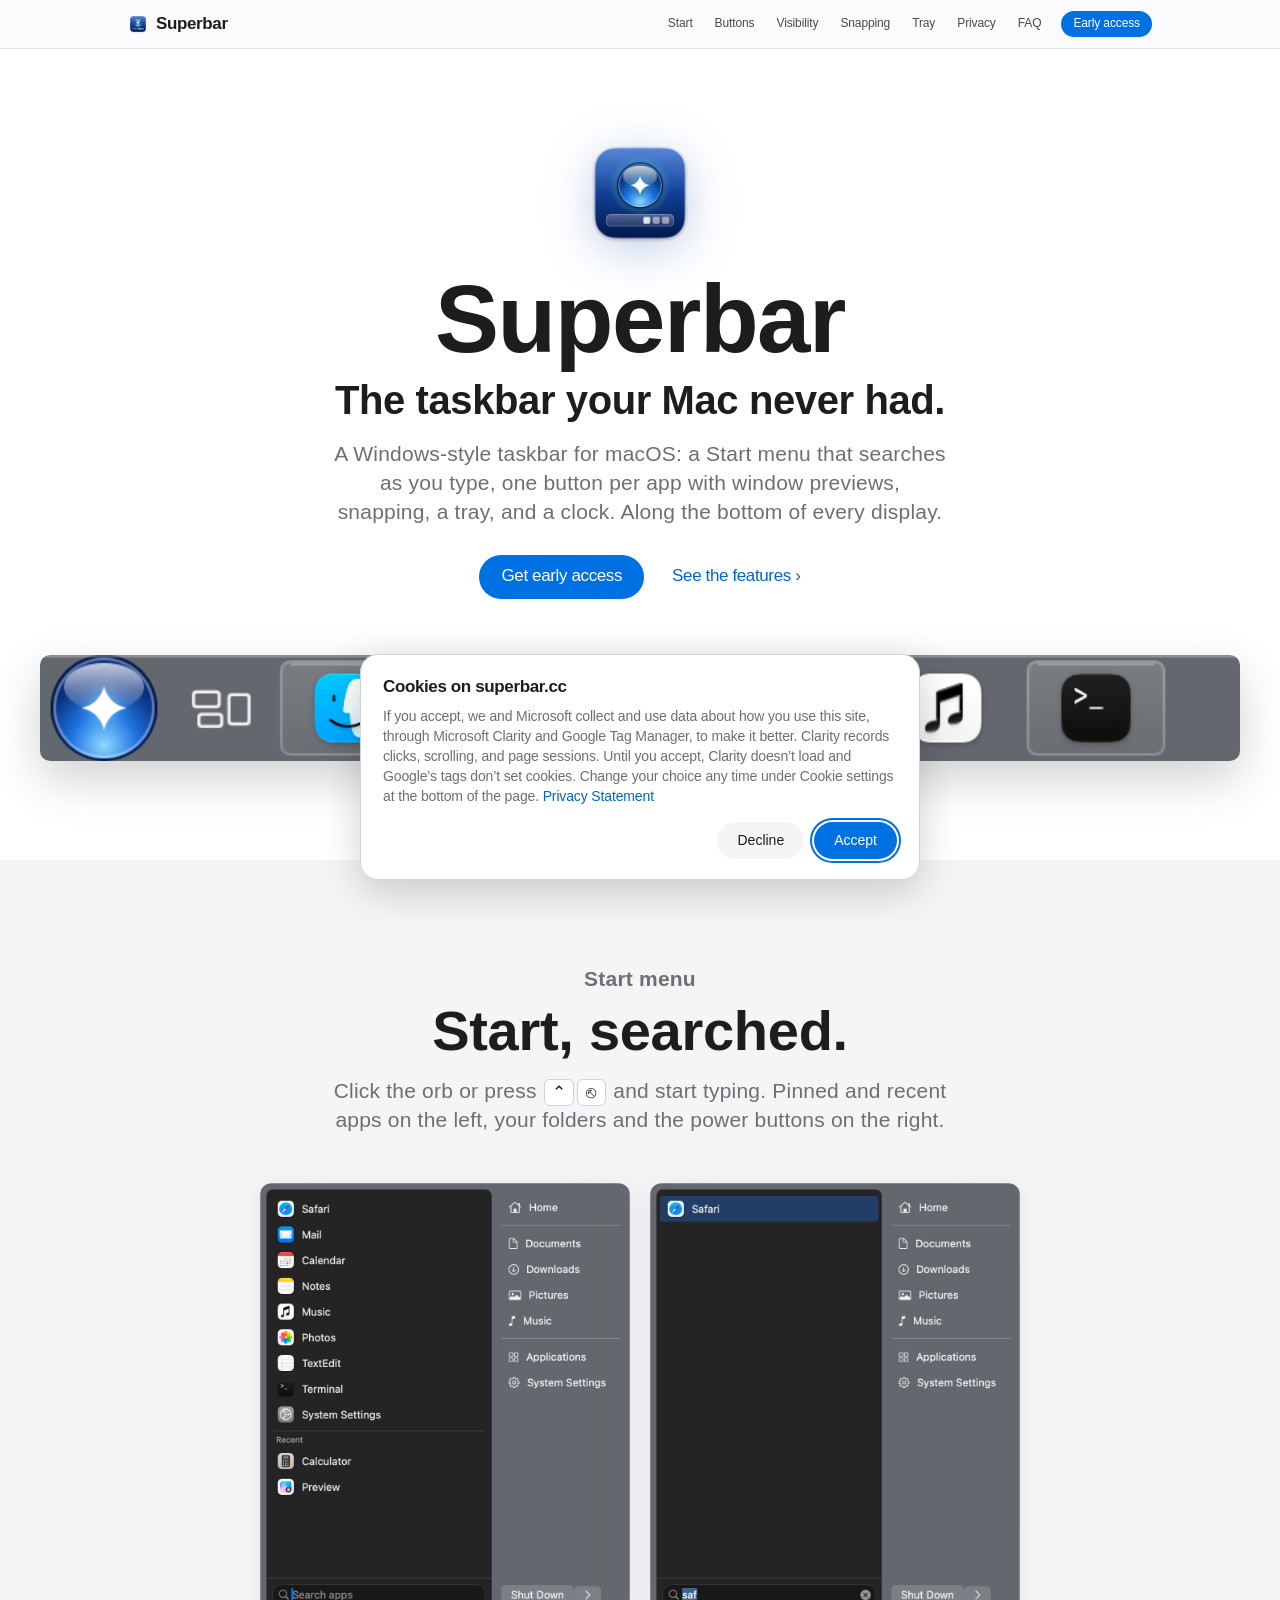
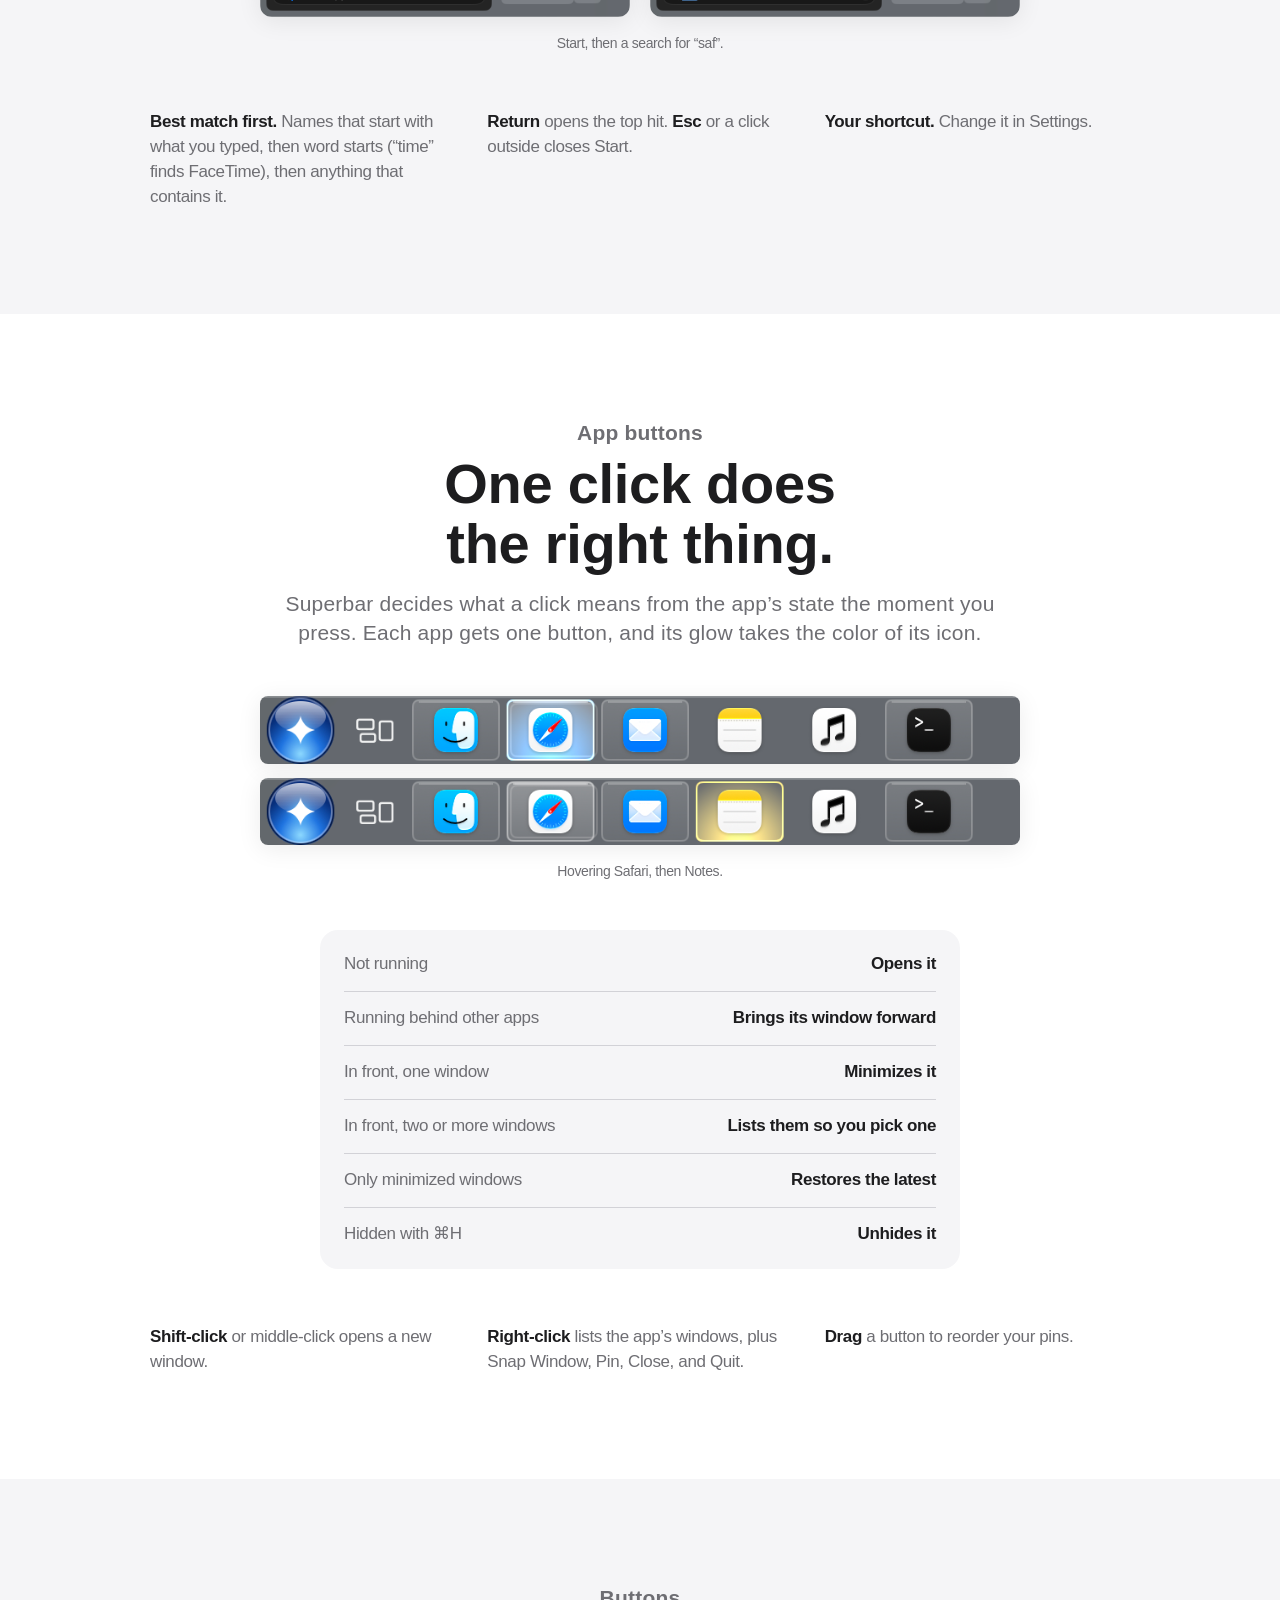
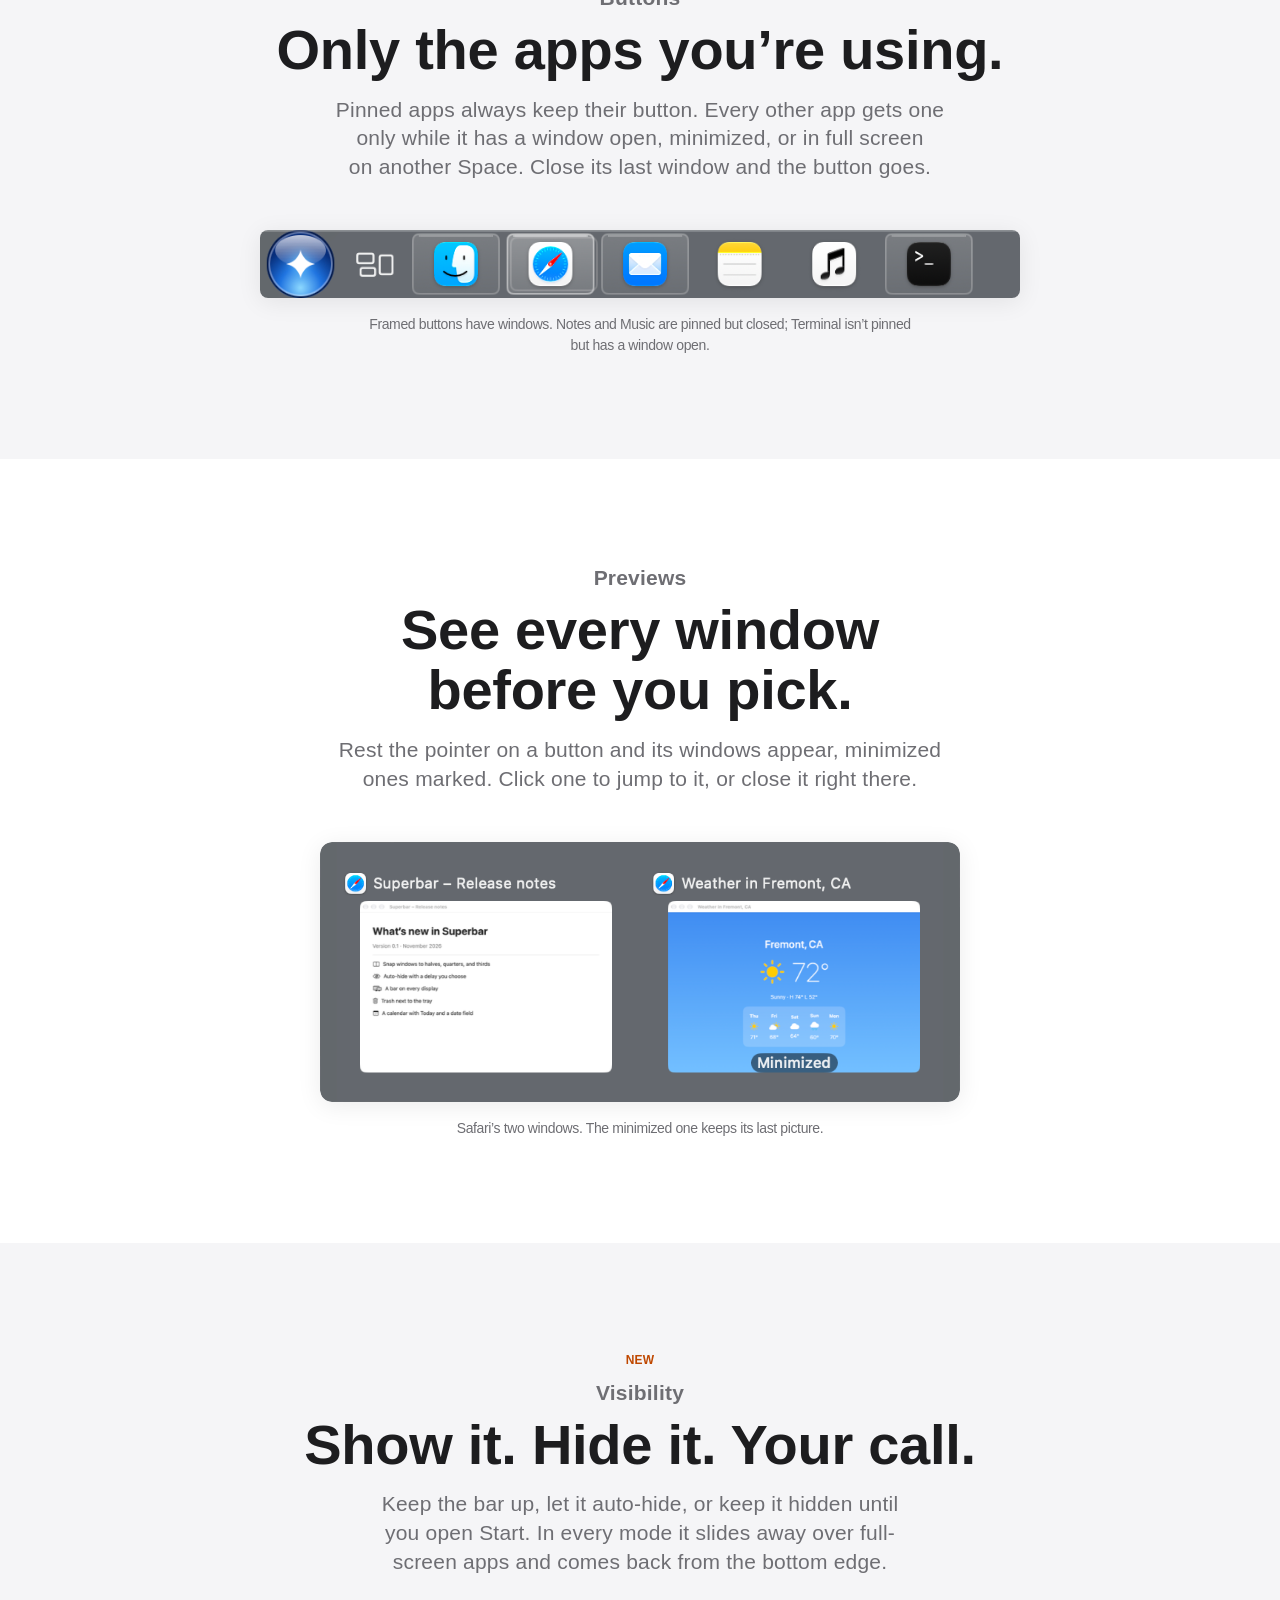
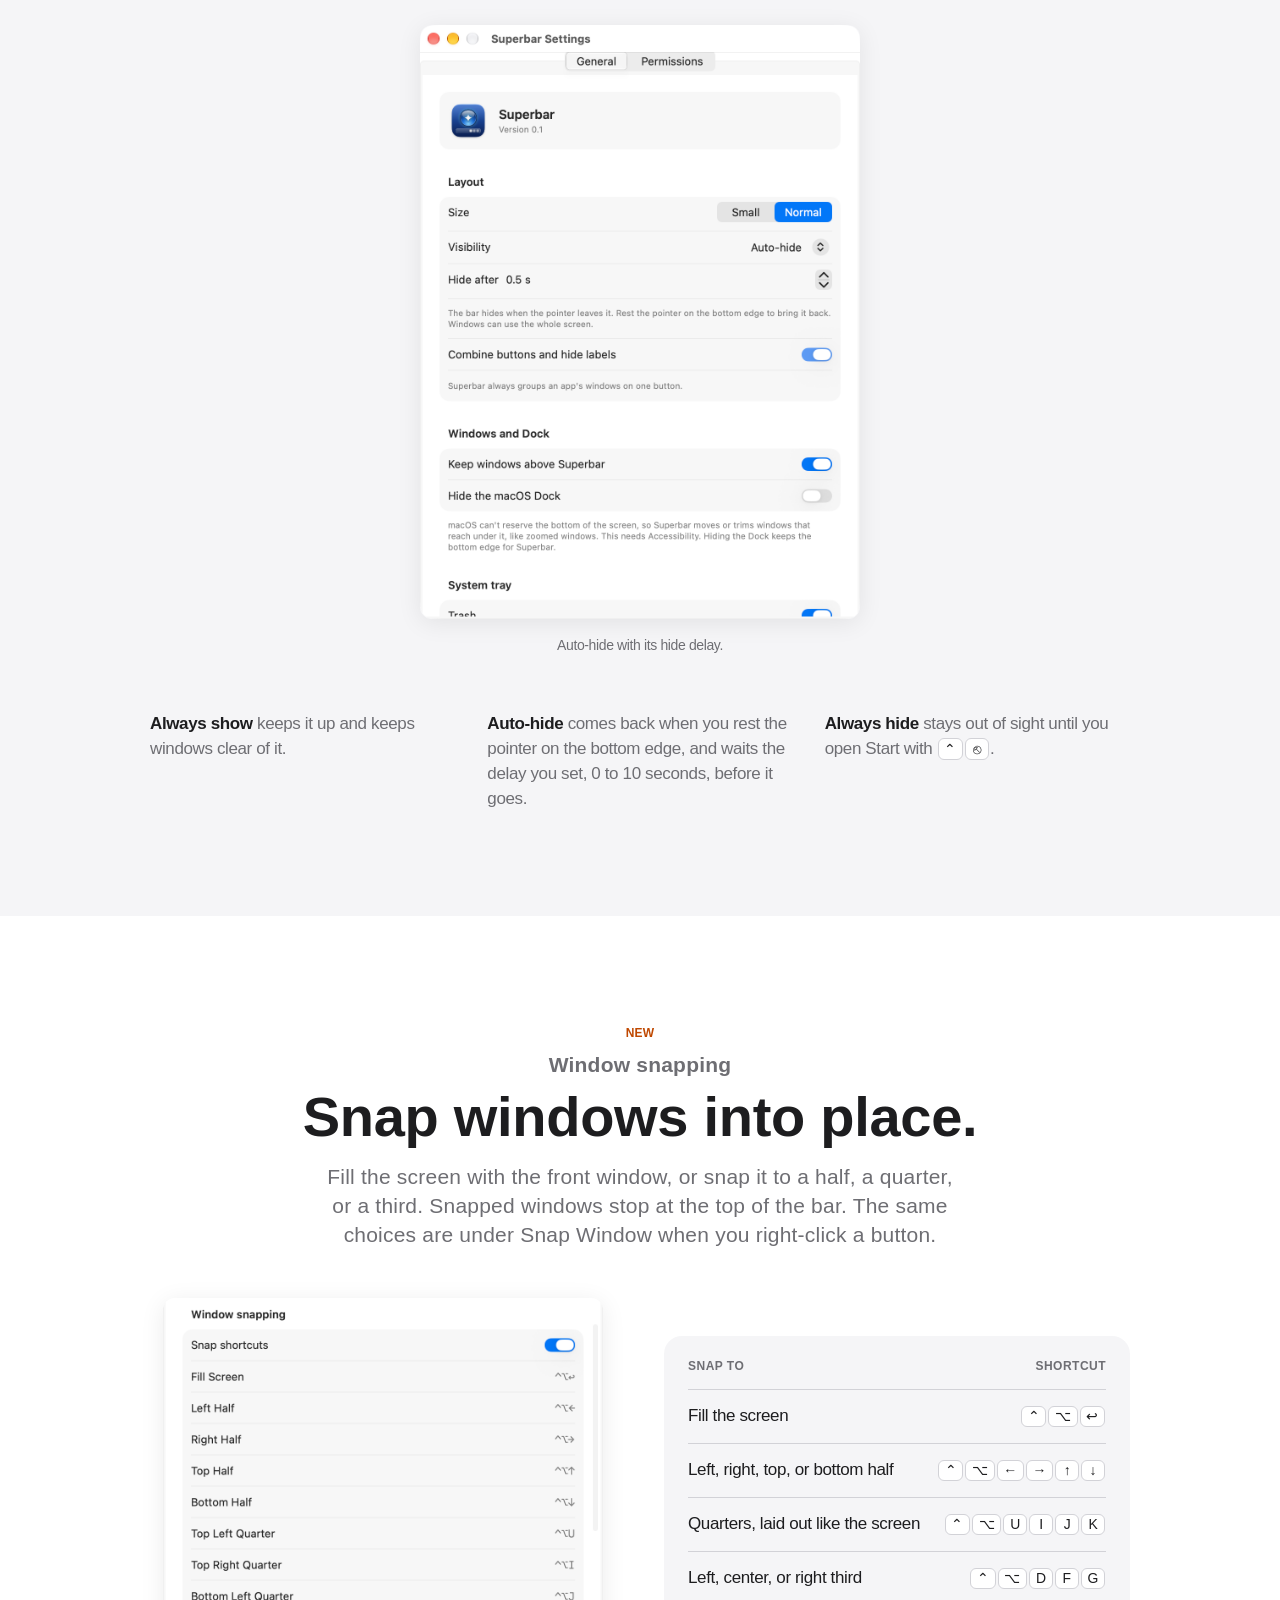
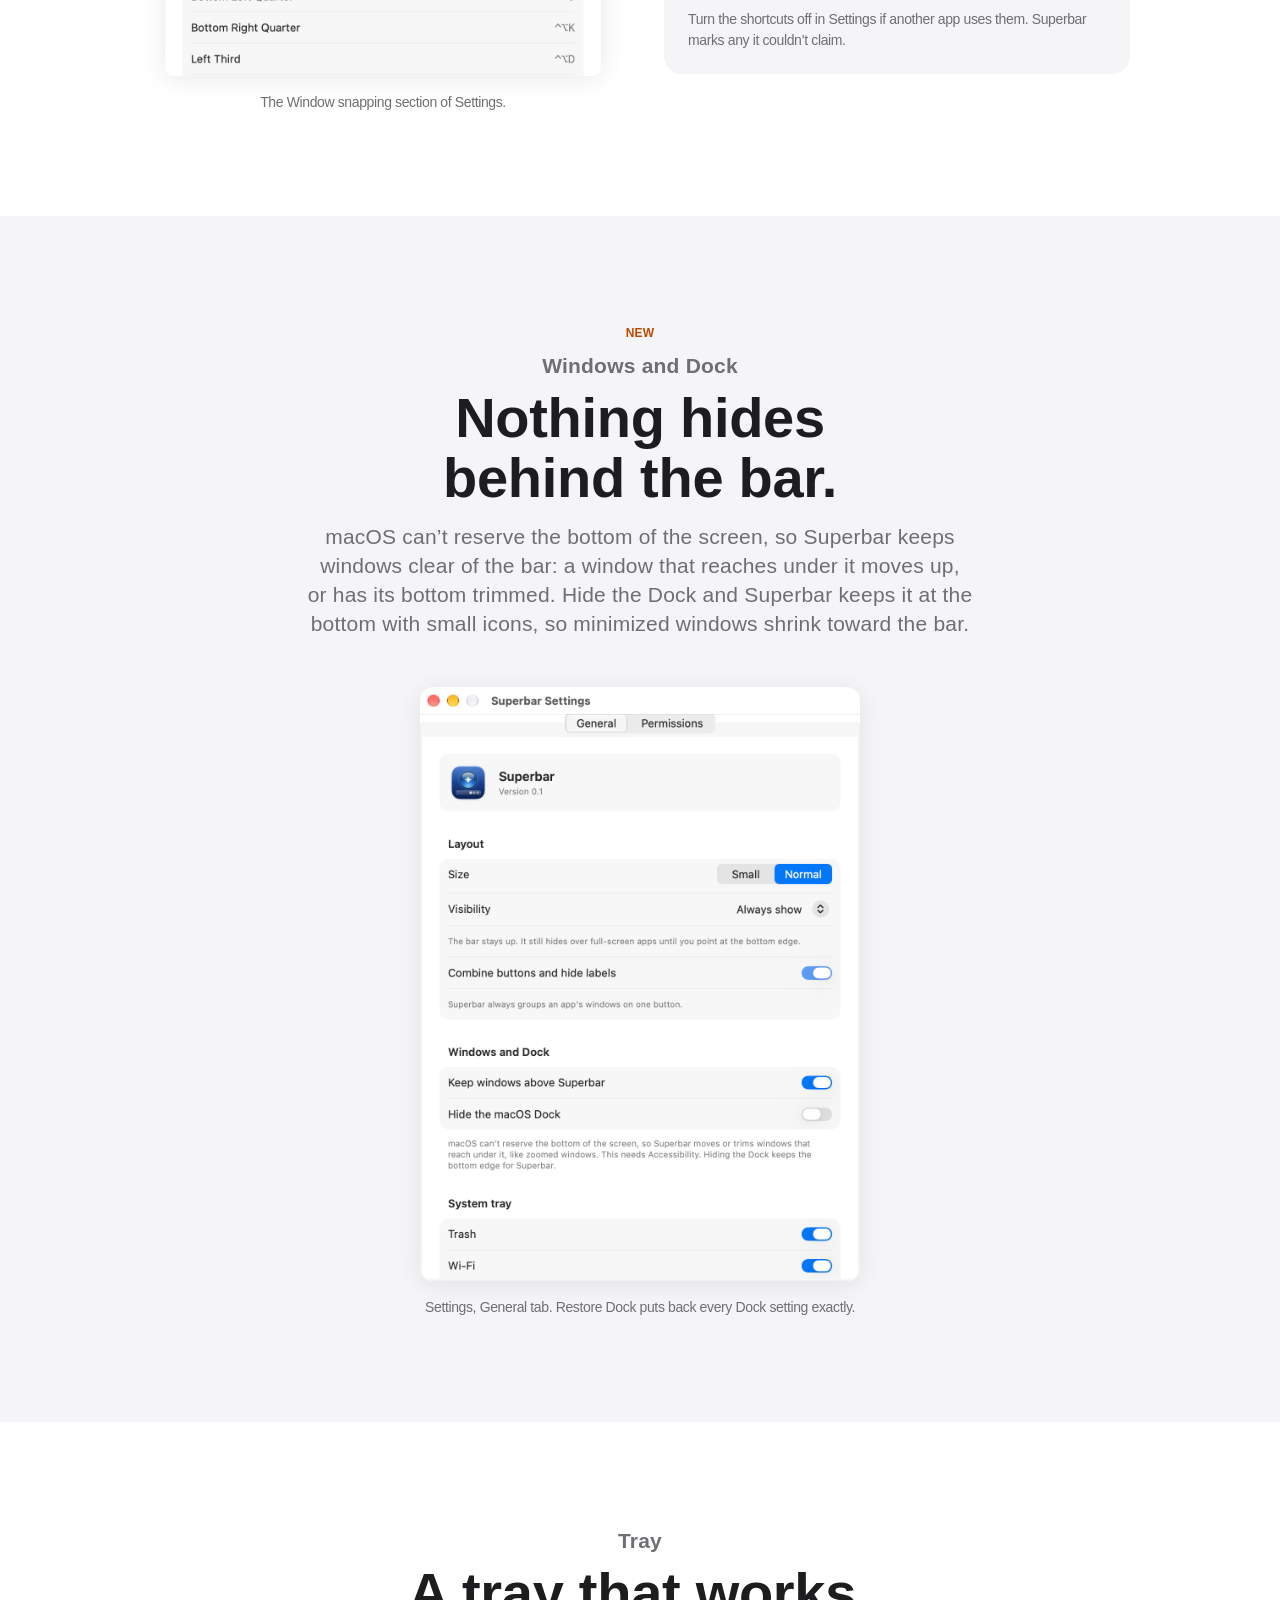
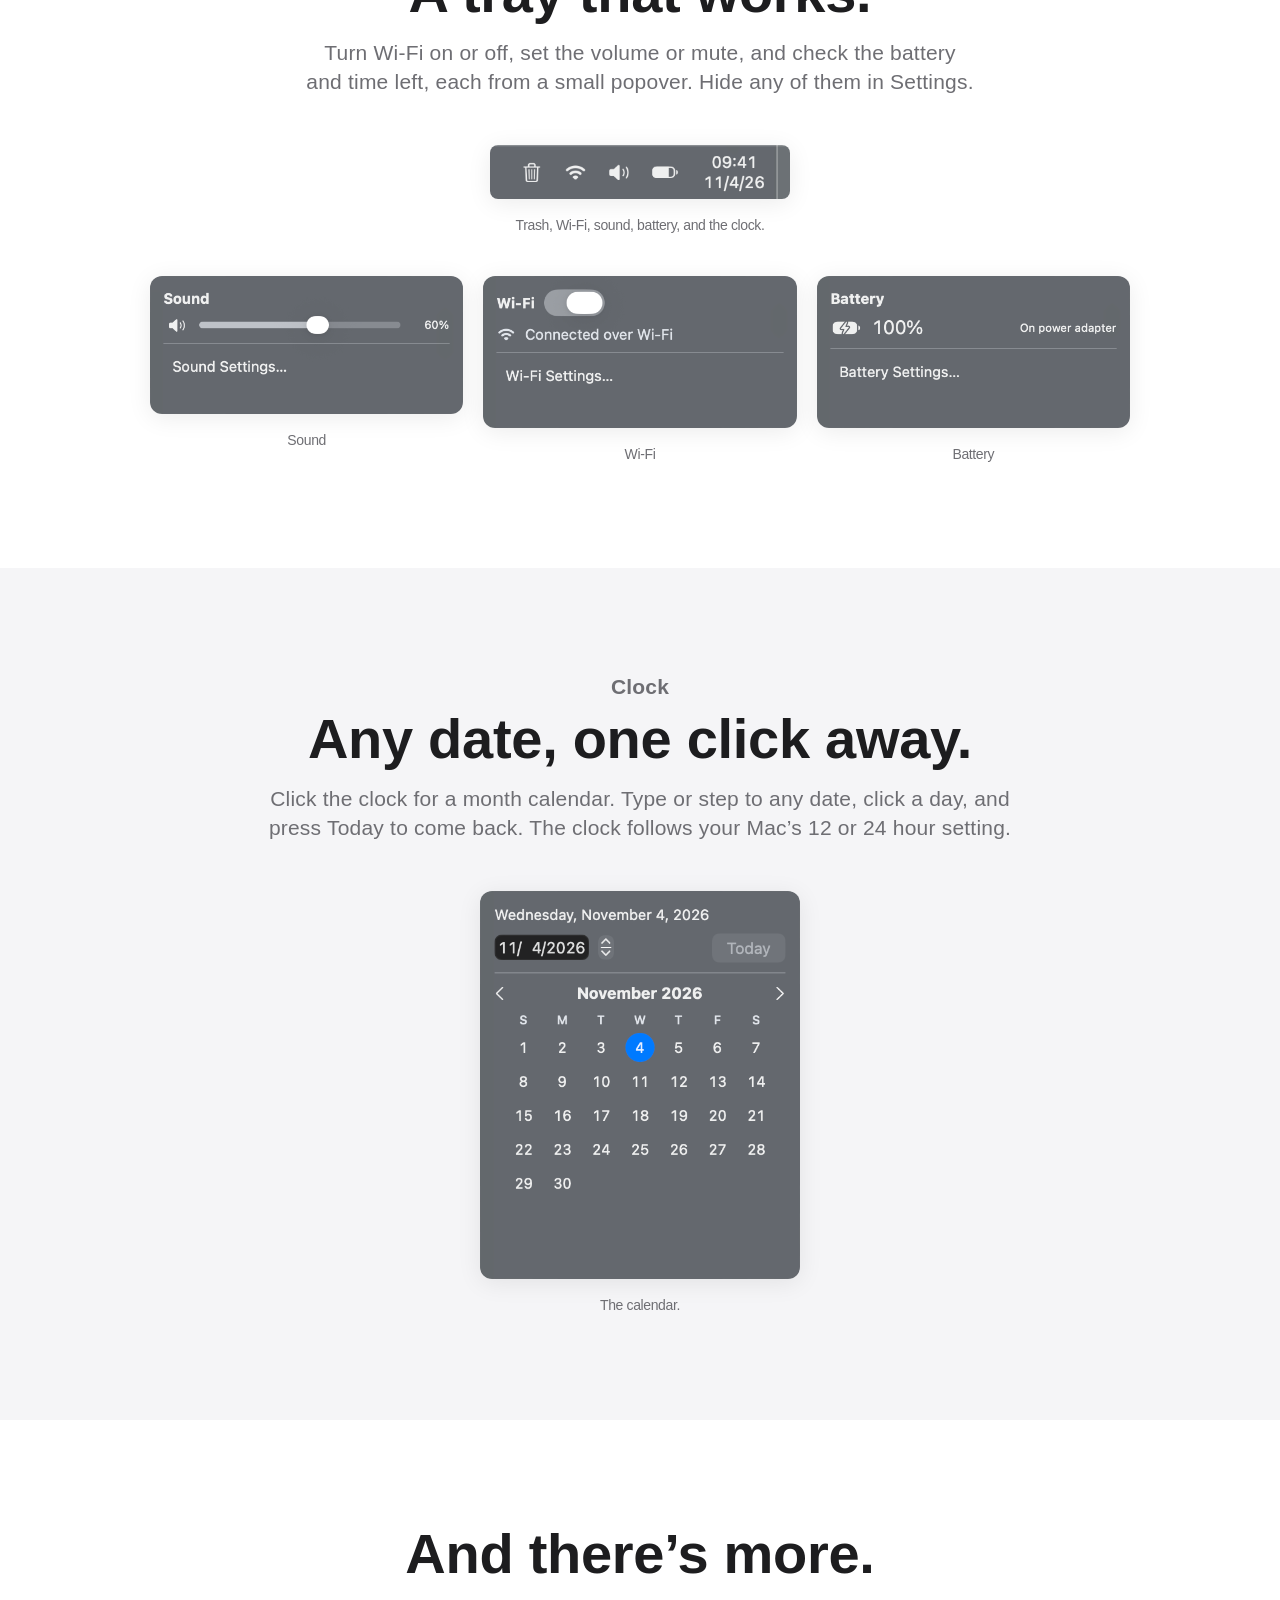
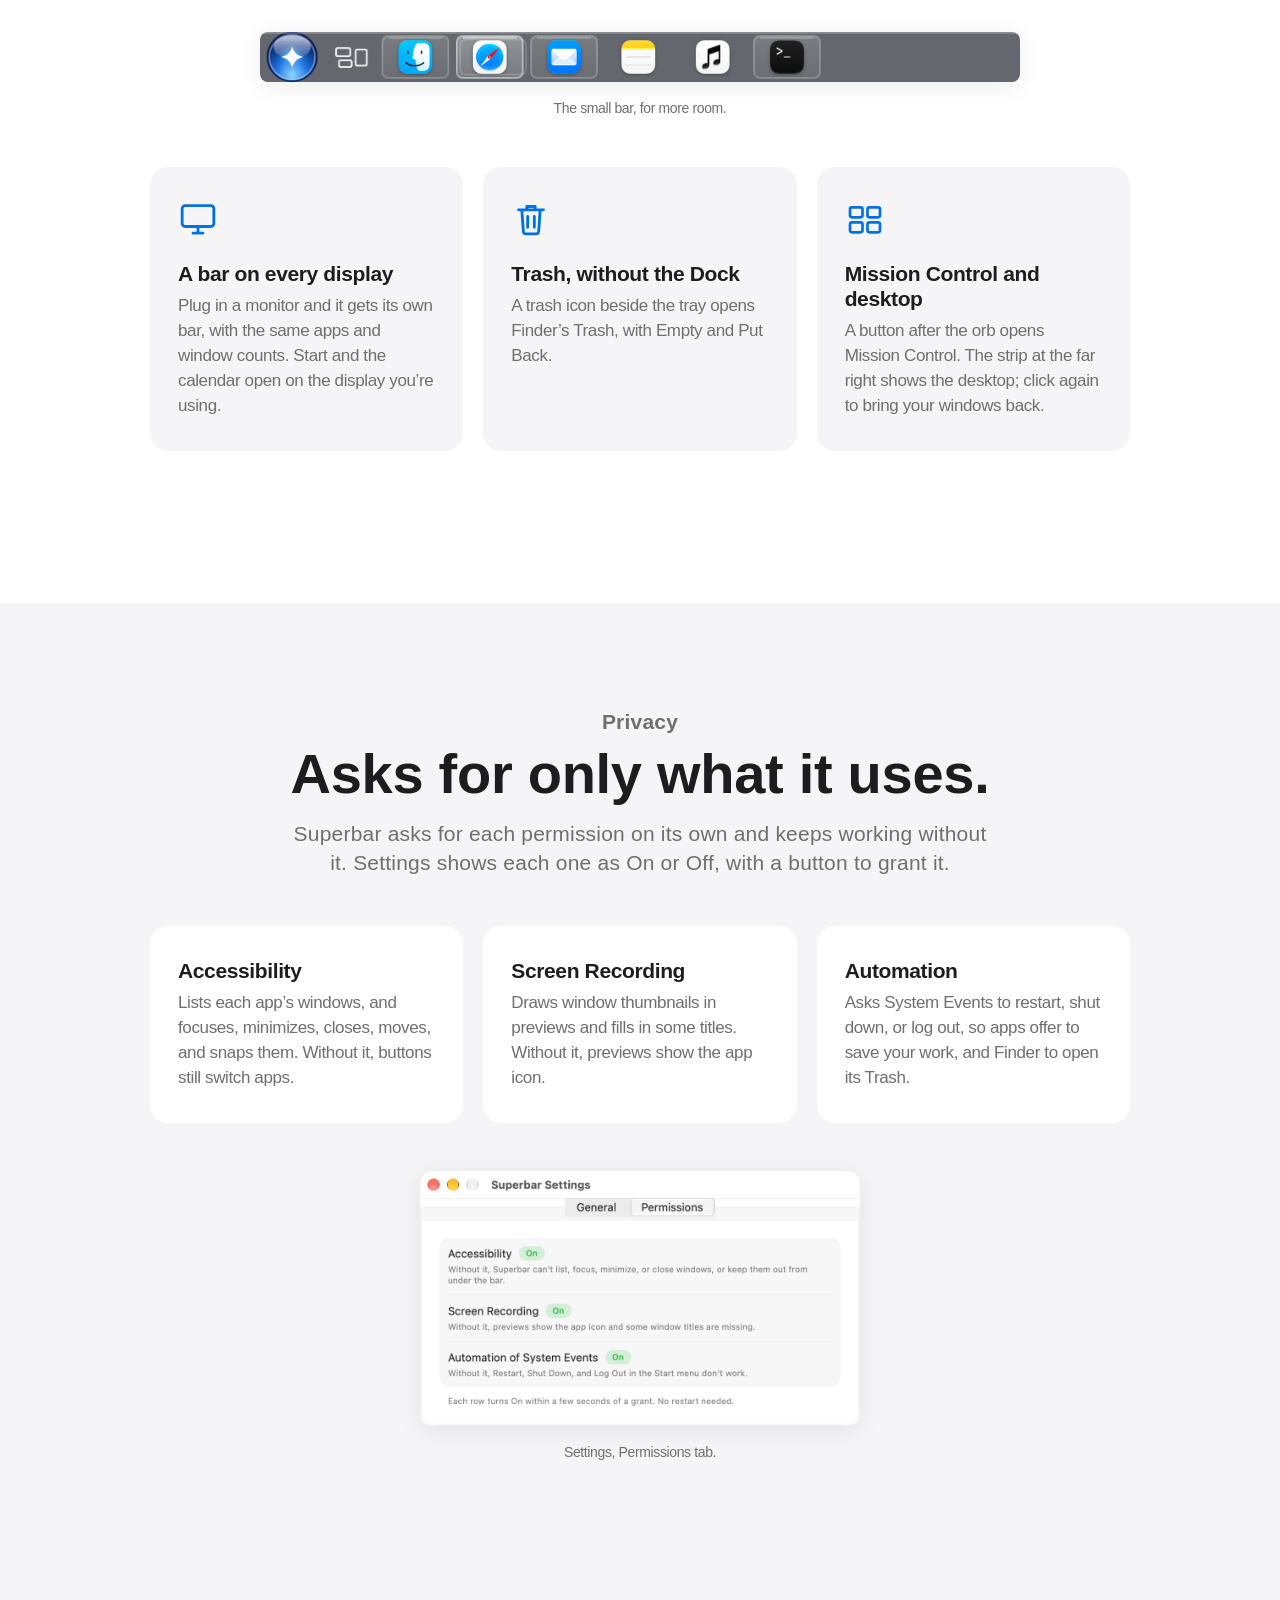
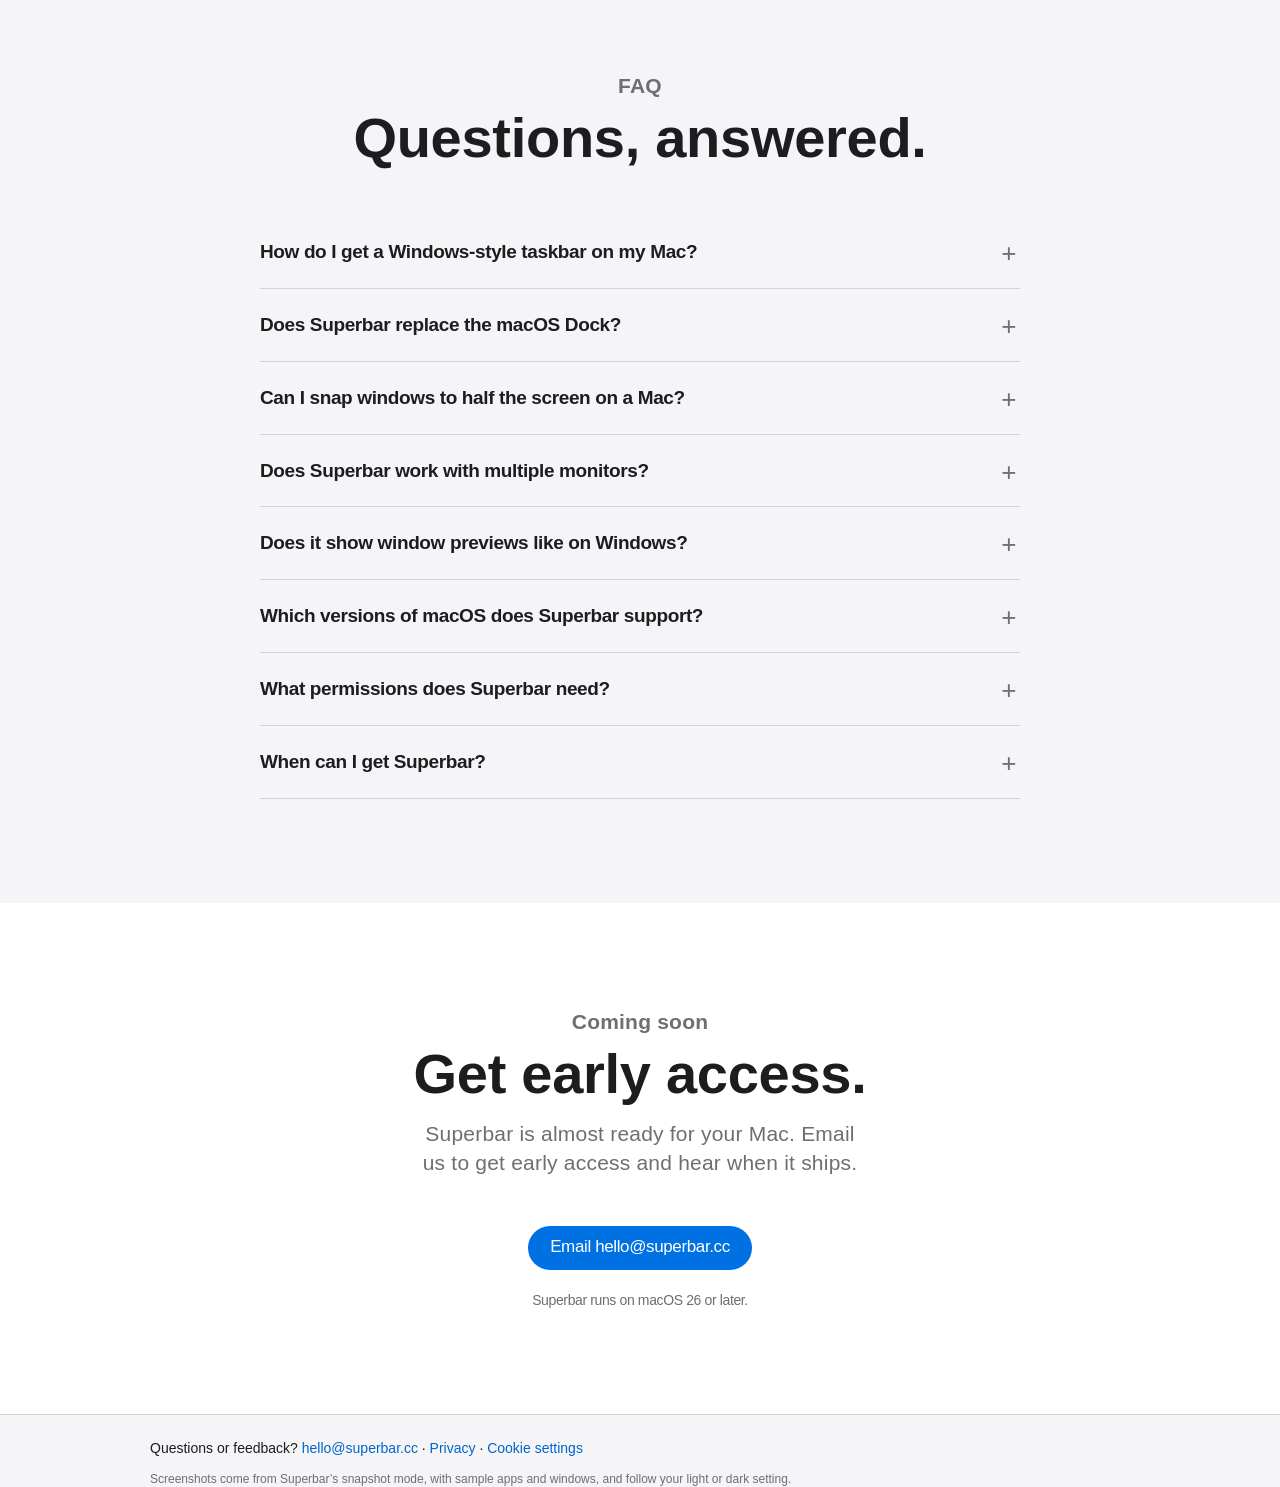
<file: site/index.html>
<!doctype html>
<html lang="en">
<head>
  <script>
    // Consent first. Google tags start denied, and Microsoft Clarity loads only after
    // the visitor accepts in the cookie banner (assets/consent.js). The choice is kept
    // in localStorage under "superbar-consent": "granted" or "denied".
    window.dataLayer = window.dataLayer || [];
    function gtag(){dataLayer.push(arguments);}
    gtag('consent', 'default', {
      ad_storage: 'denied', ad_user_data: 'denied', ad_personalization: 'denied',
      analytics_storage: 'denied', wait_for_update: 500
    });
    window.superbarConsent = (function () {
      try { return localStorage.getItem('superbar-consent'); } catch (e) { return null; }
    })();
    if (window.superbarConsent === 'granted') {
      gtag('consent', 'update', {
        ad_storage: 'granted', ad_user_data: 'granted', ad_personalization: 'granted',
        analytics_storage: 'granted'
      });
    }
    gtag('js', new Date());

    // Microsoft Clarity, only with consent.
    window.loadClarity = function () {
      if (window.clarityLoaded) return;
      window.clarityLoaded = true;
      (function(c,l,a,r,i,t,y){
          c[a]=c[a]||function(){(c[a].q=c[a].q||[]).push(arguments)};
          t=l.createElement(r);t.async=1;t.src="https://www.clarity.ms/tag/"+i;
          y=l.getElementsByTagName(r)[0];y.parentNode.insertBefore(t,y);
      })(window, document, "clarity", "script", "z9kiufjqvu");
      window.clarity('consentv2', { ad_Storage: 'granted', analytics_Storage: 'granted' });
    };
    if (window.superbarConsent === 'granted') window.loadClarity();
  </script>
  <script async src="https://www.googletagmanager.com/gtm.js?id=GTM-T5NTJXW6"></script>
  <meta charset="utf-8">
  <meta name="viewport" content="width=device-width, initial-scale=1">
  <title>Superbar: Windows-Style Taskbar for Mac | Dock Alternative</title>
  <meta name="description" content="Superbar is a Windows 7 style taskbar for Mac: a Start menu with search, one button per app, live window previews, window snapping, auto-hide, a system tray, and a clock on every display. A Dock alternative for macOS 26 or later.">
  <meta name="keywords" content="taskbar for Mac, Windows taskbar for macOS, Dock alternative, Dock replacement, Start menu for Mac, window previews, window snapping Mac, multi-monitor taskbar">
  <meta name="robots" content="index, follow, max-image-preview:large">
  <meta name="author" content="Superbar">
  <link rel="canonical" href="https://superbar.cc/">
  <meta name="theme-color" content="#ffffff" media="(prefers-color-scheme: light)">
  <meta name="theme-color" content="#000000" media="(prefers-color-scheme: dark)">
  <meta name="color-scheme" content="light dark">

  <meta property="og:type" content="website">
  <meta property="og:site_name" content="Superbar">
  <meta property="og:url" content="https://superbar.cc/">
  <meta property="og:title" content="Superbar — the taskbar your Mac never had">
  <meta property="og:description" content="A Windows-style taskbar for macOS: Start menu, one button per app, window previews, snapping, and a tray. On every display.">
  <meta property="og:image" content="https://superbar.cc/assets/img/og-image.png">
  <meta property="og:image:width" content="1200">
  <meta property="og:image:height" content="630">
  <meta property="og:image:alt" content="Superbar: the taskbar your Mac never had, above a screenshot of the bar">
  <meta property="og:locale" content="en_US">
  <meta name="twitter:card" content="summary_large_image">
  <meta name="twitter:title" content="Superbar — the taskbar your Mac never had">
  <meta name="twitter:description" content="A Windows-style taskbar for macOS: Start menu, window previews, snapping, and a tray on every display.">
  <meta name="twitter:image" content="https://superbar.cc/assets/img/og-image.png">

  <link rel="icon" href="assets/img/favicon-64.png" type="image/png">
  <link rel="apple-touch-icon" href="assets/img/apple-touch-icon.png">
  <link rel="preload" as="image" href="assets/img/icon-512.png" fetchpriority="high">
  <link rel="stylesheet" href="assets/style.css">

  <script type="application/ld+json">
  {
    "@context": "https://schema.org",
    "@graph": [
      {
        "@type": "SoftwareApplication",
        "@id": "https://superbar.cc/#app",
        "name": "Superbar",
        "url": "https://superbar.cc/",
        "description": "Superbar is a Windows 7 style taskbar for Mac: a Start menu with search, one button per app, live window previews, window snapping, auto-hide, a system tray, and a clock on every display. A Dock alternative for macOS 26 or later.",
        "applicationCategory": "UtilitiesApplication",
        "applicationSubCategory": "Taskbar and Dock replacement",
        "operatingSystem": "macOS 26 or later",
        "image": "https://superbar.cc/assets/img/icon-512.png",
        "screenshot": [
          "https://superbar.cc/assets/img/bar-light.png",
          "https://superbar.cc/assets/img/start-menu-light.png",
          "https://superbar.cc/assets/img/preview-light.png",
          "https://superbar.cc/assets/img/settings-snap-light.png"
        ],
        "featureList": [
          "Start menu with search as you type",
          "One button per app with live window previews",
          "Window snapping to halves, quarters, and thirds",
          "Always show, auto-hide, or always hide",
          "System tray with Wi-Fi, sound, and battery",
          "Clock with a month calendar",
          "A bar on every connected display",
          "Trash and Mission Control buttons"
        ],
        "publisher": { "@id": "https://superbar.cc/#org" }
      },
      {
        "@type": "Organization",
        "@id": "https://superbar.cc/#org",
        "name": "Superbar",
        "url": "https://superbar.cc/",
        "logo": "https://superbar.cc/assets/img/icon-512.png",
        "email": "hello@superbar.cc"
      },
      {
        "@type": "WebSite",
        "@id": "https://superbar.cc/#site",
        "name": "Superbar",
        "url": "https://superbar.cc/",
        "publisher": { "@id": "https://superbar.cc/#org" }
      }
    ]
  }
  </script>
  <script type="application/ld+json">
  {
    "@context": "https://schema.org",
    "@type": "FAQPage",
    "mainEntity": [
      {
        "@type": "Question",
        "name": "How do I get a Windows-style taskbar on my Mac?",
        "acceptedAnswer": {
          "@type": "Answer",
          "text": "Install Superbar. It puts a taskbar along the bottom of every display, with a Start menu, one button per app, window previews, a system tray, and a clock, much like the taskbar on a PC."
        }
      },
      {
        "@type": "Question",
        "name": "Does Superbar replace the macOS Dock?",
        "acceptedAnswer": {
          "@type": "Answer",
          "text": "It can. In Settings, turn on Hide the macOS Dock: Superbar keeps the Dock hidden at the bottom with small icons, so minimized windows still shrink toward the bar. Restore Dock puts back every Dock setting exactly as it was."
        }
      },
      {
        "@type": "Question",
        "name": "Can I snap windows to half the screen on a Mac?",
        "acceptedAnswer": {
          "@type": "Answer",
          "text": "Yes. Superbar snaps the front window to fill the screen, a half, a quarter, or a third with Control-Option shortcuts, or from Snap Window when you right-click an app's button. Snapped windows stop at the top of the bar."
        }
      },
      {
        "@type": "Question",
        "name": "Does Superbar work with multiple monitors?",
        "acceptedAnswer": {
          "@type": "Answer",
          "text": "Yes. Every connected display gets its own bar with the same apps and window counts, and the Start menu and calendar open on the display you're using."
        }
      },
      {
        "@type": "Question",
        "name": "Does it show window previews like on Windows?",
        "acceptedAnswer": {
          "@type": "Answer",
          "text": "Yes. Rest the pointer on an app's button to see thumbnails of its windows, including minimized ones. Click a thumbnail to jump to that window, or close it from the preview."
        }
      },
      {
        "@type": "Question",
        "name": "Which versions of macOS does Superbar support?",
        "acceptedAnswer": {
          "@type": "Answer",
          "text": "Superbar runs on macOS 26 or later."
        }
      },
      {
        "@type": "Question",
        "name": "What permissions does Superbar need?",
        "acceptedAnswer": {
          "@type": "Answer",
          "text": "Accessibility, to list and manage windows. Screen Recording is optional and only draws preview thumbnails. Automation lets the Start menu restart or shut down your Mac and open Finder's Trash. Superbar keeps working without each one."
        }
      },
      {
        "@type": "Question",
        "name": "When can I get Superbar?",
        "acceptedAnswer": {
          "@type": "Answer",
          "text": "Superbar is coming soon. Email hello@superbar.cc to get early access."
        }
      }
    ]
  }
  </script>
</head>
<body>
  <a class="skip" href="#main">Skip to content</a>

  <header class="nav">
    <div class="nav-inner">
      <a class="brand" href="#top" aria-label="Superbar home">
        <img src="assets/img/favicon-64.png" alt="" width="20" height="20">
        <span>Superbar</span>
      </a>
      <nav aria-label="Sections">
        <a href="#start">Start</a>
        <a href="#buttons">Buttons</a>
        <a href="#autohide">Visibility</a>
        <a href="#snapping">Snapping</a>
        <a href="#tray">Tray</a>
        <a href="#permissions">Privacy</a>
        <a href="#faq">FAQ</a>
        <a class="nav-cta" href="#install">Early access</a>
      </nav>
    </div>
  </header>

  <main id="main">
    <section class="hero" id="top">
      <div class="wrap">
        <img class="hero-icon" src="assets/img/icon-512.png" alt="Superbar app icon: a glowing blue orb above a small bar" width="112" height="112">
        <h1>Superbar <span class="hero-sub">The taskbar your Mac never had.</span></h1>
        <p class="hero-lede">A Windows-style taskbar for macOS: a Start menu that searches as you type, one button per app with window previews, snapping, a tray, and a clock. Along the bottom of every display.</p>
        <div class="ctas">
          <a class="btn" href="#install">Get early access</a>
          <a class="more-link" href="#start">See the features</a>
          <a class="more-link" id="repo-link" href="#" hidden>View on GitHub</a>
        </div>
      </div>
      <figure class="hero-shot">
        <picture><source srcset="assets/img/bar-apps-light.png" media="(max-width: 600px) and (prefers-color-scheme: light)"><source srcset="assets/img/bar-apps-dark.png" media="(max-width: 600px)"><source srcset="assets/img/bar-light.png" media="(prefers-color-scheme: light)"><img src="assets/img/bar-dark.png" fetchpriority="high" alt="The Superbar taskbar on a Mac: Start orb, Mission Control, buttons for Finder, Safari, Mail, Notes, Music, and Terminal, then Trash, Wi-Fi, sound, battery, and the clock" width="2880" height="80"></picture>
        <figcaption>Every picture on this page is a real screenshot of Superbar.</figcaption>
      </figure>
    </section>

    <section class="band alt" id="start" aria-labelledby="start-title">
      <div class="wrap">
        <header class="band-head">
          <p class="eyebrow">Start menu</p>
          <h2 id="start-title">Start, searched.</h2>
          <p class="lede">Click the orb or press <kbd>⌃</kbd><kbd>⎋</kbd> and start typing. Pinned and recent apps on the left, your folders and the power buttons on the right.</p>
        </header>
        <figure class="shot wide">
          <div class="duo"><picture><source srcset="assets/img/start-menu-light.png" media="(prefers-color-scheme: light)"><img src="assets/img/start-menu-dark.png" alt="The Start menu: pinned and recent apps on the left, folders and System Settings on the right, a search field and Shut Down at the bottom" loading="lazy" width="920" height="1080"></picture><picture><source srcset="assets/img/start-search-light.png" media="(prefers-color-scheme: light)"><img src="assets/img/start-search-dark.png" alt="The Start menu searching for “saf”, with Safari as the top hit" loading="lazy" width="920" height="1080"></picture></div>
          <figcaption>Start, then a search for “saf”.</figcaption>
        </figure>
        <ul class="facts">
          <li><strong>Best match first.</strong> Names that start with what you typed, then word starts (“time” finds FaceTime), then anything that contains it.</li>
          <li><strong>Return</strong> opens the top hit. <strong>Esc</strong> or a click outside closes Start.</li>
          <li><strong>Your shortcut.</strong> Change it in Settings.</li>
        </ul>
      </div>
    </section>
    <section class="band" id="buttons" aria-labelledby="buttons-title">
      <div class="wrap">
        <header class="band-head">
          <p class="eyebrow">App buttons</p>
          <h2 id="buttons-title">One click does the right thing.</h2>
          <p class="lede">Superbar decides what a click means from the app’s state the moment you press. Each app gets one button, and its glow takes the color of its icon.</p>
        </header>
        <figure class="shot bar">
          <div class="stack"><picture><source srcset="assets/img/bar-hover-safari-light.png" media="(prefers-color-scheme: light)"><img src="assets/img/bar-hover-safari-dark.png" alt="Superbar with the pointer over Safari, which glows blue" loading="lazy" width="900" height="80"></picture><picture><source srcset="assets/img/bar-hover-notes-light.png" media="(prefers-color-scheme: light)"><img src="assets/img/bar-hover-notes-dark.png" alt="Superbar with the pointer over Notes, which glows yellow" loading="lazy" width="900" height="80"></picture></div>
          <figcaption>Hovering Safari, then Notes.</figcaption>
        </figure>
        <div class="rules-card">
          <table class="rules">
            <tbody>
              <tr><td>Not running</td><td>Opens it</td></tr>
              <tr><td>Running behind other apps</td><td>Brings its window forward</td></tr>
              <tr><td>In front, one window</td><td>Minimizes it</td></tr>
              <tr><td>In front, two or more windows</td><td>Lists them so you pick one</td></tr>
              <tr><td>Only minimized windows</td><td>Restores the latest</td></tr>
              <tr><td>Hidden with ⌘H</td><td>Unhides it</td></tr>
            </tbody>
          </table>
        </div>
        <ul class="facts">
          <li><strong>Shift-click</strong> or middle-click opens a new window.</li>
          <li><strong>Right-click</strong> lists the app’s windows, plus Snap Window, Pin, Close, and Quit.</li>
          <li><strong>Drag</strong> a button to reorder your pins.</li>
        </ul>
      </div>
    </section>
    <section class="band alt" id="visibility" aria-labelledby="visibility-title">
      <div class="wrap">
        <header class="band-head">
          <p class="eyebrow">Buttons</p>
          <h2 id="visibility-title">Only the apps you’re using.</h2>
          <p class="lede">Pinned apps always keep their button. Every other app gets one only while it has a window open, minimized, or in full screen on another Space. Close its last window and the button goes.</p>
        </header>
        <figure class="shot bar">
          <picture><source srcset="assets/img/bar-apps-light.png" media="(prefers-color-scheme: light)"><img src="assets/img/bar-apps-dark.png" alt="Superbar with Finder, Safari, and Mail framed, Notes and Music as plain pins, and Terminal framed" loading="lazy" width="900" height="80"></picture>
          <figcaption>Framed buttons have windows. Notes and Music are pinned but closed; Terminal isn’t pinned but has a window open.</figcaption>
        </figure>
      </div>
    </section>
    <section class="band" id="previews" aria-labelledby="previews-title">
      <div class="wrap">
        <header class="band-head">
          <p class="eyebrow">Previews</p>
          <h2 id="previews-title">See every window before you pick.</h2>
          <p class="lede">Rest the pointer on a button and its windows appear, minimized ones marked. Click one to jump to it, or close it right there.</p>
        </header>
        <figure class="shot mid">
          <picture><source srcset="assets/img/preview-light.png" media="(prefers-color-scheme: light)"><img src="assets/img/preview-dark.png" alt="A preview popover for Safari with thumbnails of two windows, Superbar release notes and Weather in Fremont, CA, the second marked Minimized" loading="lazy" width="864" height="352"></picture>
          <figcaption>Safari’s two windows. The minimized one keeps its last picture.</figcaption>
        </figure>
      </div>
    </section>
    <section class="band alt" id="autohide" aria-labelledby="autohide-title">
      <div class="wrap">
        <header class="band-head">
          <span class="badge">New</span><p class="eyebrow">Visibility</p>
          <h2 id="autohide-title">Show it. Hide it. Your call.</h2>
          <p class="lede">Keep the bar up, let it auto-hide, or keep it hidden until you open Start. In every mode it slides away over full-screen apps and comes back from the bottom edge.</p>
        </header>
        <figure class="shot settings">
          <picture><source srcset="assets/img/settings-autohide-light.png" media="(prefers-color-scheme: light)"><img src="assets/img/settings-autohide-dark.png" alt="Superbar Settings with Visibility set to Auto-hide and a Hide after stepper" loading="lazy" width="1040" height="1404"></picture>
          <figcaption>Auto-hide with its hide delay.</figcaption>
        </figure>
        <ul class="facts">
          <li><strong>Always show</strong> keeps it up and keeps windows clear of it.</li>
          <li><strong>Auto-hide</strong> comes back when you rest the pointer on the bottom edge, and waits the delay you set, 0 to 10 seconds, before it goes.</li>
          <li><strong>Always hide</strong> stays out of sight until you open Start with <kbd>⌃</kbd><kbd>⎋</kbd>.</li>
        </ul>
      </div>
    </section>
    <section class="band" id="snapping" aria-labelledby="snapping-title">
      <div class="wrap">
        <header class="band-head">
          <span class="badge">New</span><p class="eyebrow">Window snapping</p>
          <h2 id="snapping-title">Snap windows into place.</h2>
          <p class="lede">Fill the screen with the front window, or snap it to a half, a quarter, or a third. Snapped windows stop at the top of the bar. The same choices are under Snap Window when you right-click a button.</p>
        </header>
        <div class="split">
        <figure class="shot settings">
          <picture><source srcset="assets/img/settings-snap-light.png" media="(prefers-color-scheme: light)"><img src="assets/img/settings-snap-dark.png" alt="The Window snapping section of Superbar Settings, listing snaps with their shortcuts" loading="lazy" width="1040" height="892"></picture>
          <figcaption>The Window snapping section of Settings.</figcaption>
        </figure>
          <div class="keys-card">
            <table class="keys">
              <thead><tr><th>Snap to</th><th>Shortcut</th></tr></thead>
              <tbody>
                <tr><td>Fill the screen</td><td><kbd>⌃</kbd><kbd>⌥</kbd><kbd>↩</kbd></td></tr>
                <tr><td>Left, right, top, or bottom half</td><td><kbd>⌃</kbd><kbd>⌥</kbd><kbd>←</kbd><kbd>→</kbd><kbd>↑</kbd><kbd>↓</kbd></td></tr>
                <tr><td>Quarters, laid out like the screen</td><td><kbd>⌃</kbd><kbd>⌥</kbd><kbd>U</kbd><kbd>I</kbd><kbd>J</kbd><kbd>K</kbd></td></tr>
                <tr><td>Left, center, or right third</td><td><kbd>⌃</kbd><kbd>⌥</kbd><kbd>D</kbd><kbd>F</kbd><kbd>G</kbd></td></tr>
              </tbody>
            </table>
            <p class="note">Turn the shortcuts off in Settings if another app uses them. Superbar marks any it couldn’t claim.</p>
          </div>
        </div>
      </div>
    </section>
    <section class="band alt" id="dock" aria-labelledby="dock-title">
      <div class="wrap">
        <header class="band-head">
          <span class="badge">New</span><p class="eyebrow">Windows and Dock</p>
          <h2 id="dock-title">Nothing hides behind the bar.</h2>
          <p class="lede">macOS can’t reserve the bottom of the screen, so Superbar keeps windows clear of the bar: a window that reaches under it moves up, or has its bottom trimmed. Hide the Dock and Superbar keeps it at the bottom with small icons, so minimized windows shrink toward the bar.</p>
        </header>
        <figure class="shot settings">
          <picture><source srcset="assets/img/settings-general-light.png" media="(prefers-color-scheme: light)"><img src="assets/img/settings-general-dark.png" alt="Superbar Settings, General tab: size, visibility, keep windows above Superbar, and hide the macOS Dock" loading="lazy" width="1040" height="1404"></picture>
          <figcaption>Settings, General tab. Restore Dock puts back every Dock setting exactly.</figcaption>
        </figure>
      </div>
    </section>
    <section class="band" id="tray" aria-labelledby="tray-title">
      <div class="wrap">
        <header class="band-head">
          <p class="eyebrow">Tray</p>
          <h2 id="tray-title">A tray that works.</h2>
          <p class="lede">Turn Wi-Fi on or off, set the volume or mute, and check the battery and time left, each from a small popover. Hide any of them in Settings.</p>
        </header>
        <figure class="shot tray">
          <picture><source srcset="assets/img/bar-tray-light.png" media="(prefers-color-scheme: light)"><img class="tray-strip" src="assets/img/bar-tray-dark.png" alt="The right end of Superbar: Trash, Wi-Fi, sound, battery, and the clock" loading="lazy" width="440" height="80"></picture>
          <figcaption>Trash, Wi-Fi, sound, battery, and the clock.</figcaption>
        </figure>
        <div class="trio">
          <figure class="shot"><picture><source srcset="assets/img/tray-sound-light.png" media="(prefers-color-scheme: light)"><img src="assets/img/tray-sound-dark.png" alt="The Sound popover with a mute button and a volume slider" loading="lazy" width="560" height="248"></picture><figcaption>Sound</figcaption></figure>
          <figure class="shot"><picture><source srcset="assets/img/tray-network-light.png" media="(prefers-color-scheme: light)"><img src="assets/img/tray-network-dark.png" alt="The Wi-Fi popover with an on/off switch" loading="lazy" width="560" height="272"></picture><figcaption>Wi-Fi</figcaption></figure>
          <figure class="shot"><picture><source srcset="assets/img/tray-battery-light.png" media="(prefers-color-scheme: light)"><img src="assets/img/tray-battery-dark.png" alt="The Battery popover with charge and time left" loading="lazy" width="560" height="272"></picture><figcaption>Battery</figcaption></figure>
        </div>
      </div>
    </section>
    <section class="band alt" id="calendar" aria-labelledby="calendar-title">
      <div class="wrap">
        <header class="band-head">
          <p class="eyebrow">Clock</p>
          <h2 id="calendar-title">Any date, one click away.</h2>
          <p class="lede">Click the clock for a month calendar. Type or step to any date, click a day, and press Today to come back. The clock follows your Mac’s 12 or 24 hour setting.</p>
        </header>
        <figure class="shot narrow">
          <picture><source srcset="assets/img/calendar-light.png" media="(prefers-color-scheme: light)"><img src="assets/img/calendar-dark.png" alt="The calendar popover with a date field, a Today button, and the month grid" loading="lazy" width="528" height="640"></picture>
          <figcaption>The calendar.</figcaption>
        </figure>
      </div>
    </section>
    <section class="band" id="more" aria-labelledby="more-title">
      <div class="wrap">
        <header class="band-head">
          <h2 id="more-title">And there’s more.</h2>
        </header>
        <figure class="shot bar">
          <picture><source srcset="assets/img/bar-small-light.png" media="(prefers-color-scheme: light)"><img src="assets/img/bar-small-dark.png" alt="Superbar at its small size" loading="lazy" width="900" height="60"></picture>
          <figcaption>The small bar, for more room.</figcaption>
        </figure>
        <div class="tiles">
          <div class="tile">
            <svg class="tile-icon" aria-hidden="true"><use href="#i-display"/></svg>
            <h3>A bar on every display</h3>
            <p>Plug in a monitor and it gets its own bar, with the same apps and window counts. Start and the calendar open on the display you’re using.</p>
          </div>
          <div class="tile">
            <svg class="tile-icon" aria-hidden="true"><use href="#i-trash"/></svg>
            <h3>Trash, without the Dock</h3>
            <p>A trash icon beside the tray opens Finder’s Trash, with Empty and Put Back.</p>
          </div>
          <div class="tile">
            <svg class="tile-icon" aria-hidden="true"><use href="#i-mc"/></svg>
            <h3>Mission Control and desktop</h3>
            <p>A button after the orb opens Mission Control. The strip at the far right shows the desktop; click again to bring your windows back.</p>
          </div>
        </div>
      </div>
    </section>
    <section class="band alt" id="permissions" aria-labelledby="permissions-title">
      <div class="wrap">
        <header class="band-head">
          <p class="eyebrow">Privacy</p>
          <h2 id="permissions-title">Asks for only what it uses.</h2>
          <p class="lede">Superbar asks for each permission on its own and keeps working without it. Settings shows each one as On or Off, with a button to grant it.</p>
        </header>
        <div class="tiles">
          <div class="tile">
            <h3>Accessibility</h3>
            <p>Lists each app’s windows, and focuses, minimizes, closes, moves, and snaps them. Without it, buttons still switch apps.</p>
          </div>
          <div class="tile">
            <h3>Screen Recording</h3>
            <p>Draws window thumbnails in previews and fills in some titles. Without it, previews show the app icon.</p>
          </div>
          <div class="tile">
            <h3>Automation</h3>
            <p>Asks System Events to restart, shut down, or log out, so apps offer to save your work, and Finder to open its Trash.</p>
          </div>
        </div>
        <figure class="shot settings">
          <picture><source srcset="assets/img/settings-permissions-light.png" media="(prefers-color-scheme: light)"><img src="assets/img/settings-permissions-dark.png" alt="Superbar Settings, Permissions tab, listing each permission with its state" loading="lazy" width="1040" height="604"></picture>
          <figcaption>Settings, Permissions tab.</figcaption>
        </figure>
      </div>
    </section>
    <section class="band alt" id="faq" aria-labelledby="faq-title">
      <div class="wrap">
        <header class="band-head">
          <p class="eyebrow">FAQ</p>
          <h2 id="faq-title">Questions, answered.</h2>
        </header>
        <div class="faq">
          <details class="faq-item">
            <summary>How do I get a Windows-style taskbar on my Mac?</summary>
            <p>Install Superbar. It puts a taskbar along the bottom of every display, with a Start menu, one button per app, window previews, a system tray, and a clock, much like the taskbar on a PC.</p>
          </details>
          <details class="faq-item">
            <summary>Does Superbar replace the macOS Dock?</summary>
            <p>It can. In Settings, turn on Hide the macOS Dock: Superbar keeps the Dock hidden at the bottom with small icons, so minimized windows still shrink toward the bar. Restore Dock puts back every Dock setting exactly as it was.</p>
          </details>
          <details class="faq-item">
            <summary>Can I snap windows to half the screen on a Mac?</summary>
            <p>Yes. Superbar snaps the front window to fill the screen, a half, a quarter, or a third with Control-Option shortcuts, or from Snap Window when you right-click an app&#x27;s button. Snapped windows stop at the top of the bar.</p>
          </details>
          <details class="faq-item">
            <summary>Does Superbar work with multiple monitors?</summary>
            <p>Yes. Every connected display gets its own bar with the same apps and window counts, and the Start menu and calendar open on the display you&#x27;re using.</p>
          </details>
          <details class="faq-item">
            <summary>Does it show window previews like on Windows?</summary>
            <p>Yes. Rest the pointer on an app&#x27;s button to see thumbnails of its windows, including minimized ones. Click a thumbnail to jump to that window, or close it from the preview.</p>
          </details>
          <details class="faq-item">
            <summary>Which versions of macOS does Superbar support?</summary>
            <p>Superbar runs on macOS 26 or later.</p>
          </details>
          <details class="faq-item">
            <summary>What permissions does Superbar need?</summary>
            <p>Accessibility, to list and manage windows. Screen Recording is optional and only draws preview thumbnails. Automation lets the Start menu restart or shut down your Mac and open Finder&#x27;s Trash. Superbar keeps working without each one.</p>
          </details>
          <details class="faq-item">
            <summary>When can I get Superbar?</summary>
            <p>Superbar is coming soon. Email <a href="mailto:hello@superbar.cc">hello@superbar.cc</a> to get early access.</p>
          </details>
        </div>
      </div>
    </section>

    <section class="band" id="install" aria-labelledby="install-title">
      <div class="wrap">
        <header class="band-head">
          <p class="eyebrow">Coming soon</p>
          <h2 id="install-title">Get early access.</h2>
          <p class="lede">Superbar is almost ready for your Mac. Email us to get early access and hear when it ships.</p>
        </header>
        <div class="ctas">
          <a class="btn" href="mailto:hello@superbar.cc?subject=Superbar%20early%20access">Email hello@superbar.cc</a>
        </div>
        <p class="note-center">Superbar runs on macOS 26 or later.</p>
      </div>
    </section>
  </main>

  <footer class="footer">
    <div class="wrap">
      <p class="contact">Questions or feedback? <a href="mailto:hello@superbar.cc">hello@superbar.cc</a> · <a href="privacy.html">Privacy</a> · <button type="button" class="link-button" id="consent-settings">Cookie settings</button></p>
      <p>Screenshots come from Superbar’s snapshot mode, with sample apps and windows, and follow your light or dark setting.</p>
      <p>Superbar is an independent project, not affiliated with Apple or Microsoft. Mac and macOS are trademarks of Apple Inc.</p>
    </div>
  </footer>

  <svg width="0" height="0" style="position:absolute" aria-hidden="true">
    <symbol id="i-mc" viewBox="0 0 24 24" fill="none" stroke="currentColor" stroke-width="1.6">
      <rect x="3" y="5" width="7.5" height="6" rx="1.2"/><rect x="13.5" y="5" width="7.5" height="6" rx="1.2"/><rect x="3" y="14" width="7.5" height="6" rx="1.2"/><rect x="13.5" y="14" width="7.5" height="6" rx="1.2"/>
    </symbol>
    <symbol id="i-trash" viewBox="0 0 24 24" fill="none" stroke="currentColor" stroke-width="1.7" stroke-linecap="round" stroke-linejoin="round"><path d="M4.5 6.5h15M9.5 6.5V4.5h5v2M6.5 6.5l.9 13a1.5 1.5 0 0 0 1.5 1.4h6.2a1.5 1.5 0 0 0 1.5-1.4l.9-13M10 10.5v6.5M14 10.5v6.5"/></symbol>
    <symbol id="i-wifi" viewBox="0 0 24 24" fill="none" stroke="currentColor" stroke-width="1.9" stroke-linecap="round"><path d="M3 9.5a13 13 0 0 1 18 0M6 13a8.5 8.5 0 0 1 12 0M9 16.4a4 4 0 0 1 6 0"/><circle cx="12" cy="19.5" r="1.1" fill="currentColor" stroke="none"/></symbol>
    <symbol id="i-display" viewBox="0 0 24 24" fill="none" stroke="currentColor" stroke-width="1.7" stroke-linecap="round" stroke-linejoin="round"><rect x="2.5" y="4" width="19" height="12.5" rx="1.8"/><path d="M9 20.5h6M12 16.5v4"/></symbol>
  </svg>

  <div class="consent" id="consent" role="dialog" aria-modal="false" aria-labelledby="consent-title" aria-describedby="consent-text" hidden>
    <p class="consent-title" id="consent-title">Cookies on superbar.cc</p>
    <p class="consent-text" id="consent-text">If you accept, we and Microsoft collect and use data about how you use this site, through Microsoft Clarity and Google Tag Manager, to make it better. Clarity records clicks, scrolling, and page sessions. Until you accept, Clarity doesn’t load and Google’s tags don’t set cookies. Change your choice any time under Cookie settings at the bottom of the page. <a href="privacy.html">Privacy Statement</a></p>
    <div class="consent-actions">
      <button type="button" class="consent-btn ghost" id="consent-decline">Decline</button>
      <button type="button" class="consent-btn" id="consent-accept">Accept</button>
    </div>
  </div>

  <script src="assets/consent.js" defer></script>
  <script src="assets/app.js" defer></script>
</body>
</html>
</file>
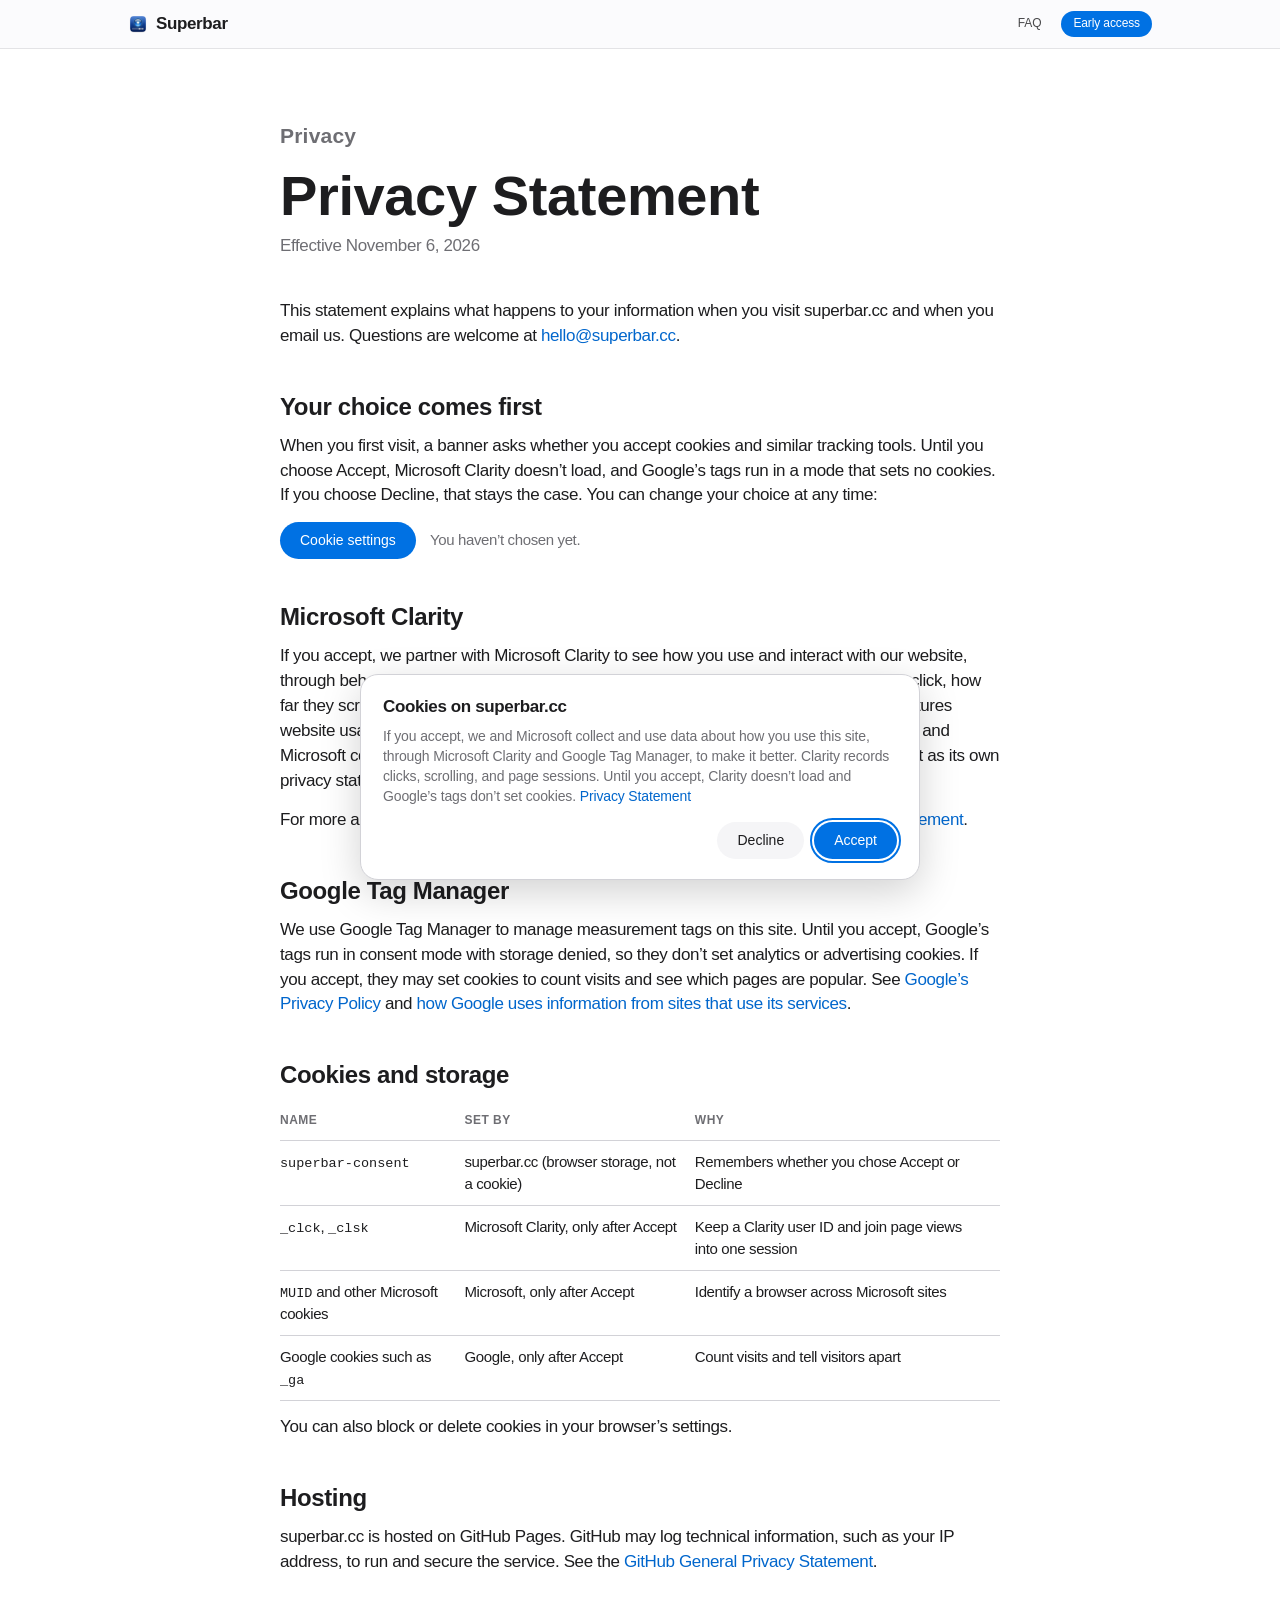
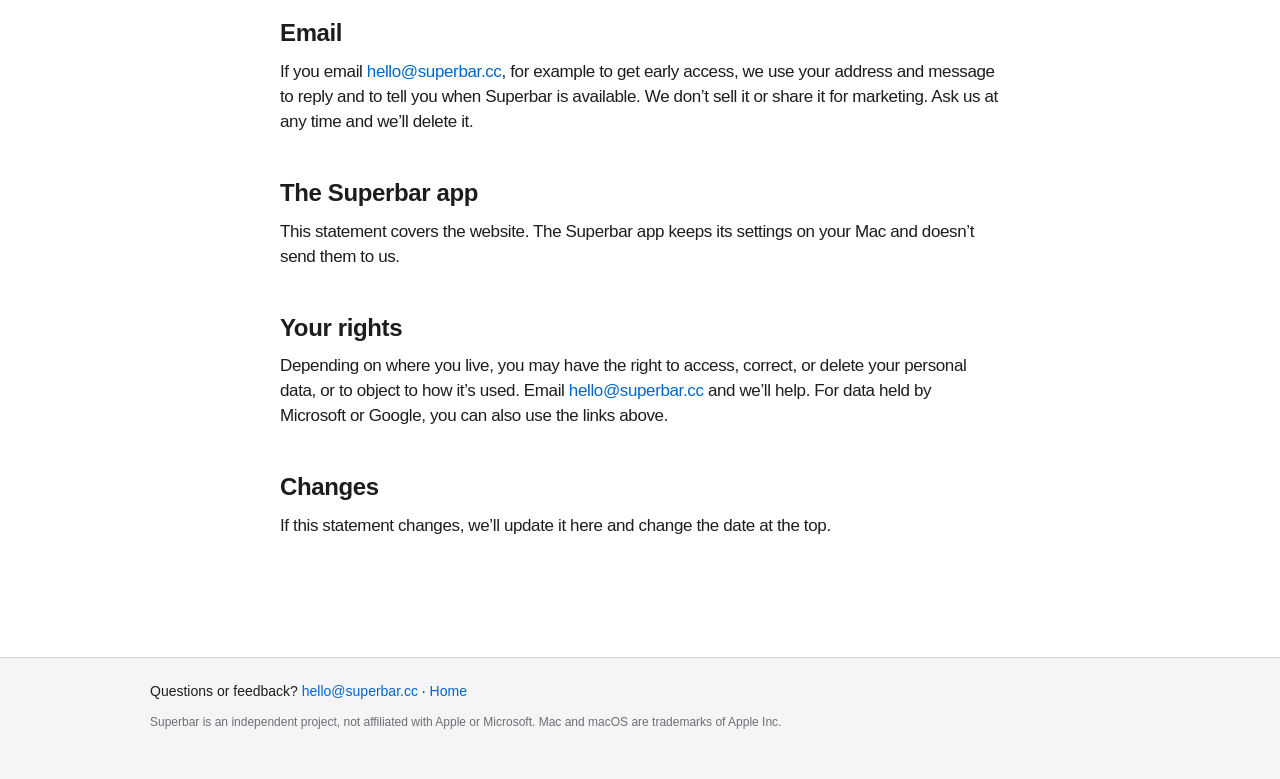
<file: site/privacy.html>
<!doctype html>
<html lang="en">
<head>
  <meta charset="utf-8">
  <meta name="viewport" content="width=device-width, initial-scale=1">
  <title>Privacy Statement — Superbar</title>
  <meta name="description" content="How superbar.cc uses Google Tag Manager and Microsoft Clarity, which cookies they set, and how to change your choice.">
  <link rel="canonical" href="https://superbar.cc/privacy.html">
  <meta name="color-scheme" content="light dark">
  <link rel="icon" href="assets/img/favicon-64.png" type="image/png">
  <link rel="apple-touch-icon" href="assets/img/apple-touch-icon.png">
  <link rel="stylesheet" href="assets/style.css">
  <script>
    // This page loads no trackers. It only reads the stored choice so the banner
    // below can show it and let the visitor change it.
    window.superbarConsent = (function () {
      try { return localStorage.getItem('superbar-consent'); } catch (e) { return null; }
    })();
  </script>
</head>
<body>
  <a class="skip" href="#main">Skip to content</a>

  <header class="nav">
    <div class="nav-inner">
      <a class="brand" href="./" aria-label="Superbar home">
        <img src="assets/img/favicon-64.png" alt="" width="20" height="20">
        <span>Superbar</span>
      </a>
      <nav aria-label="Site">
        <a href="./#faq">FAQ</a>
        <a class="nav-cta" href="./#install">Early access</a>
      </nav>
    </div>
  </header>

  <main id="main" class="legal">
    <div class="wrap">
      <header class="legal-head">
        <p class="eyebrow">Privacy</p>
        <h1>Privacy Statement</h1>
        <p class="legal-date">Effective November 6, 2026</p>
      </header>

      <p>This statement explains what happens to your information when you visit superbar.cc and when you email us. Questions are welcome at <a href="mailto:hello@superbar.cc">hello@superbar.cc</a>.</p>

      <h2>Your choice comes first</h2>
      <p>When you first visit, a banner asks whether you accept cookies and similar tracking tools. Until you choose Accept, Microsoft Clarity doesn’t load, and Google’s tags run in a mode that sets no cookies. If you choose Decline, that stays the case. You can change your choice at any time:</p>
      <p><button type="button" class="consent-btn" id="consent-settings">Cookie settings</button> <span class="legal-current" id="consent-current"></span></p>

      <h2>Microsoft Clarity</h2>
      <p>If you accept, we partner with Microsoft Clarity to see how you use and interact with our website, through behavioral metrics, heatmaps, and session replay. This shows us where people click, how far they scroll, and where a page is confusing, so we can make the site better. Clarity captures website usage data with first- and third-party cookies and other tracking technologies. We and Microsoft collect and use this data. We don’t use it for advertising, but Microsoft may use it as its own privacy statement describes.</p>
      <p>For more about how Microsoft collects and uses your data, see the <a href="https://www.microsoft.com/privacy/privacystatement">Microsoft Privacy Statement</a>.</p>

      <h2>Google Tag Manager</h2>
      <p>We use Google Tag Manager to manage measurement tags on this site. Until you accept, Google’s tags run in consent mode with storage denied, so they don’t set analytics or advertising cookies. If you accept, they may set cookies to count visits and see which pages are popular. See <a href="https://policies.google.com/privacy">Google’s Privacy Policy</a> and <a href="https://policies.google.com/technologies/partner-sites">how Google uses information from sites that use its services</a>.</p>

      <h2>Cookies and storage</h2>
      <table class="legal-table">
        <thead><tr><th>Name</th><th>Set by</th><th>Why</th></tr></thead>
        <tbody>
          <tr><td><code>superbar-consent</code></td><td>superbar.cc (browser storage, not a cookie)</td><td>Remembers whether you chose Accept or Decline</td></tr>
          <tr><td><code>_clck</code>, <code>_clsk</code></td><td>Microsoft Clarity, only after Accept</td><td>Keep a Clarity user ID and join page views into one session</td></tr>
          <tr><td><code>MUID</code> and other Microsoft cookies</td><td>Microsoft, only after Accept</td><td>Identify a browser across Microsoft sites</td></tr>
          <tr><td>Google cookies such as <code>_ga</code></td><td>Google, only after Accept</td><td>Count visits and tell visitors apart</td></tr>
        </tbody>
      </table>
      <p>You can also block or delete cookies in your browser’s settings.</p>

      <h2>Hosting</h2>
      <p>superbar.cc is hosted on GitHub Pages. GitHub may log technical information, such as your IP address, to run and secure the service. See the <a href="https://docs.github.com/en/site-policy/privacy-policies/github-general-privacy-statement">GitHub General Privacy Statement</a>.</p>

      <h2>Email</h2>
      <p>If you email <a href="mailto:hello@superbar.cc">hello@superbar.cc</a>, for example to get early access, we use your address and message to reply and to tell you when Superbar is available. We don’t sell it or share it for marketing. Ask us at any time and we’ll delete it.</p>

      <h2>The Superbar app</h2>
      <p>This statement covers the website. The Superbar app keeps its settings on your Mac and doesn’t send them to us.</p>

      <h2>Your rights</h2>
      <p>Depending on where you live, you may have the right to access, correct, or delete your personal data, or to object to how it’s used. Email <a href="mailto:hello@superbar.cc">hello@superbar.cc</a> and we’ll help. For data held by Microsoft or Google, you can also use the links above.</p>

      <h2>Changes</h2>
      <p>If this statement changes, we’ll update it here and change the date at the top.</p>
    </div>
  </main>

  <footer class="footer">
    <div class="wrap">
      <p class="contact">Questions or feedback? <a href="mailto:hello@superbar.cc">hello@superbar.cc</a> · <a href="./">Home</a></p>
      <p>Superbar is an independent project, not affiliated with Apple or Microsoft. Mac and macOS are trademarks of Apple Inc.</p>
    </div>
  </footer>

  <div class="consent" id="consent" role="dialog" aria-modal="false" aria-labelledby="consent-title" aria-describedby="consent-text" hidden>
    <p class="consent-title" id="consent-title">Cookies on superbar.cc</p>
    <p class="consent-text" id="consent-text">If you accept, we and Microsoft collect and use data about how you use this site, through Microsoft Clarity and Google Tag Manager, to make it better. Clarity records clicks, scrolling, and page sessions. Until you accept, Clarity doesn’t load and Google’s tags don’t set cookies. <a href="privacy.html">Privacy Statement</a></p>
    <div class="consent-actions">
      <button type="button" class="consent-btn ghost" id="consent-decline">Decline</button>
      <button type="button" class="consent-btn" id="consent-accept">Accept</button>
    </div>
  </div>
  <script src="assets/consent.js" defer></script>
</body>
</html>
</file>
<file: site/assets/style.css>
/* Superbar site. A clean, light look: white and light-gray bands, large centered type,
   one screenshot per section. Dark follows the system, as the screenshots do. */
:root {
  --bg: #ffffff;
  --bg-alt: #f5f5f7;
  --card: #ffffff;
  --card-alt: #f5f5f7;
  --text: #1d1d1f;
  --muted: #6e6e73;
  --line: #d2d2d7;
  --link: #0066cc;
  --btn: #0071e3;
  --btn-hover: #0077ed;
  --nav: rgba(251, 251, 253, .8);
  --shadow: 0 4px 24px rgba(0, 0, 0, .08);
  --radius: 18px;
  --font: -apple-system, BlinkMacSystemFont, "SF Pro Display", "SF Pro Text", "Helvetica Neue", Helvetica, Arial, sans-serif;
  --mono: ui-monospace, "SF Mono", Menlo, Consolas, monospace;
  color-scheme: light;
}
@media (prefers-color-scheme: dark) {
  :root:not([data-theme="light"]) {
    --bg: #000000;
    --bg-alt: #101012;
    --card: #1d1d1f;
    --card-alt: #161617;
    --text: #f5f5f7;
    --muted: #a1a1a6;
    --line: #424245;
    --link: #2997ff;
    --nav: rgba(22, 22, 23, .8);
    --shadow: 0 4px 24px rgba(0, 0, 0, .5);
    color-scheme: dark;
  }
}

* { box-sizing: border-box; }
[hidden] { display: none !important; }
html { scroll-behavior: smooth; -webkit-text-size-adjust: 100%; }
@media (prefers-reduced-motion: reduce) { html { scroll-behavior: auto; } *, *::before, *::after { transition-duration: .01ms !important; } }
body { margin: 0; background: var(--bg); color: var(--text); font: 17px/1.47 var(--font); letter-spacing: -.022em; -webkit-font-smoothing: antialiased; overflow-x: hidden; }
img { max-width: 100%; height: auto; display: block; }
a { color: var(--link); text-decoration: none; }
a:hover { text-decoration: underline; }
kbd { display: inline-block; min-width: 1.7em; text-align: center; font: 500 .82em var(--font); padding: .12em .4em; margin: 0 .08em; border-radius: 6px; border: 1px solid var(--line); background: var(--card); color: var(--text); letter-spacing: 0; }
code { font: .9em var(--mono); letter-spacing: 0; }
:focus-visible { outline: 2px solid var(--btn); outline-offset: 2px; border-radius: 6px; }
button { font: inherit; color: inherit; }
[id] { scroll-margin-top: 52px; }

.wrap { width: min(980px, 100% - 44px); margin-inline: auto; }
.skip { position: absolute; left: -999px; top: 8px; background: var(--btn); color: #fff; padding: 8px 12px; border-radius: 8px; z-index: 100; }
.skip:focus { left: 16px; }

/* Nav: thin, translucent */
.nav { position: sticky; top: 0; z-index: 50; background: var(--nav); backdrop-filter: saturate(180%) blur(20px); -webkit-backdrop-filter: saturate(180%) blur(20px); border-bottom: 1px solid color-mix(in srgb, var(--line) 60%, transparent); }
.nav-inner { width: min(1024px, 100% - 44px); margin-inline: auto; height: 48px; display: flex; align-items: center; justify-content: space-between; gap: 16px; }
.brand { display: inline-flex; align-items: center; gap: 8px; color: var(--text); font-weight: 600; font-size: 17px; }
.brand:hover { text-decoration: none; }
.brand img { border-radius: 5px; }
.nav nav { display: flex; align-items: center; gap: 2px; }
.nav nav a { color: var(--text); opacity: .8; font-size: 12px; letter-spacing: -.01em; padding: 6px 10px; }
.nav nav a:hover { opacity: 1; text-decoration: none; }
.nav nav a.nav-cta { opacity: 1; color: #fff; background: var(--btn); border-radius: 980px; padding: 4px 12px; margin-left: 8px; }
.nav nav a.nav-cta:hover { background: var(--btn-hover); }
@media (max-width: 760px) { .nav nav a:not(.nav-cta) { display: none; } }

/* Hero */
.hero { text-align: center; padding: 88px 0 64px; background: var(--bg); }
.hero-icon { width: 112px; height: 112px; margin: 0 auto 20px; filter: drop-shadow(0 10px 24px rgba(0, 60, 160, .25)); }
.hero h1 { font-size: clamp(48px, 9vw, 96px); line-height: 1.05; letter-spacing: -.015em; font-weight: 700; margin: 0; }
.hero h1 .hero-sub { display: block; }
.hero-sub { font-size: clamp(24px, 4vw, 40px); line-height: 1.1; font-weight: 600; letter-spacing: -.01em; margin: 8px 0 18px; }
.hero-lede { font-size: clamp(17px, 2vw, 21px); line-height: 1.38; color: var(--muted); max-width: 640px; margin: 0 auto 28px; letter-spacing: .01em; }
.ctas { display: flex; flex-wrap: wrap; gap: 14px 28px; align-items: center; justify-content: center; }
.btn { display: inline-flex; align-items: center; min-height: 44px; padding: 0 22px; border-radius: 980px; background: var(--btn); color: #fff; font-size: 17px; font-weight: 400; }
.btn:hover { background: var(--btn-hover); text-decoration: none; }
.more-link { font-size: 17px; }
.more-link::after { content: " ›"; }
.hero-shot { margin: 56px auto 0; width: min(1200px, 100% - 44px); }
.hero-shot img { width: 100%; border-radius: 10px; box-shadow: 0 18px 48px rgba(0, 0, 0, .18); }
.hero-shot figcaption { margin-top: 14px; font-size: 14px; color: var(--muted); }

/* Bands */
.band { padding: 104px 0; background: var(--bg); text-align: center; }
.band.alt { background: var(--bg-alt); }
.band-head { max-width: 760px; margin: 0 auto 48px; }
.eyebrow { font-size: 21px; font-weight: 600; color: var(--muted); margin: 0 0 6px; letter-spacing: .01em; }
h1, h2, .hero-sub, .lede, .hero-lede { text-wrap: balance; }
.band h2 { font-size: clamp(36px, 6vw, 56px); line-height: 1.07; letter-spacing: -.005em; font-weight: 700; margin: 0 0 16px; }
.lede { font-size: clamp(17px, 2vw, 21px); line-height: 1.38; color: var(--muted); margin: 0; letter-spacing: .01em; }
.badge { display: inline-block; font-size: 12px; font-weight: 600; color: #bf4800; letter-spacing: .02em; margin-bottom: 8px; text-transform: uppercase; }
@media (prefers-color-scheme: dark) { :root:not([data-theme="light"]) .badge { color: #ff9f43; } }

/* Screenshots */
.shot { margin: 0 auto; }
.shot img { margin-inline: auto; border-radius: 12px; box-shadow: var(--shadow); }
.shot figcaption { margin: 16px auto 0; max-width: 560px; font-size: 14px; color: var(--muted); }
.shot.wide { max-width: 760px; }
.shot.mid { max-width: 640px; }
.shot.narrow img { width: min(320px, 100%); }
.shot.settings img { width: min(440px, 100%); }
.shot.bar img { width: min(760px, 100%); border-radius: 8px; }
.shot.tray img { width: min(300px, 100%); border-radius: 8px; }
.duo { display: grid; grid-template-columns: 1fr 1fr; gap: 20px; }
.duo img { width: 100%; }
.stack { display: grid; gap: 14px; justify-items: center; }
.trio { display: grid; grid-template-columns: repeat(3, 1fr); gap: 20px; margin-top: 40px; align-items: start; }
.trio img { width: 100%; }
@media (max-width: 734px) { .trio { grid-template-columns: 1fr; max-width: 320px; margin-inline: auto; } }
@media (max-width: 480px) { .duo { grid-template-columns: 1fr; } }

/* Fact row under a screenshot */
.facts { list-style: none; padding: 0; margin: 56px auto 0; display: grid; grid-template-columns: repeat(3, 1fr); gap: 32px; text-align: left; }
.facts li { font-size: 17px; color: var(--muted); }
.facts strong { color: var(--text); font-weight: 600; }
@media (max-width: 734px) { .facts { grid-template-columns: 1fr; gap: 16px; max-width: 480px; } }

/* Cards: click rules and snap shortcuts */
.rules-card, .keys-card { background: var(--card-alt); border-radius: var(--radius); padding: 8px 24px; text-align: left; }
.band.alt .rules-card, .band.alt .keys-card { background: var(--card); }
.rules-card { max-width: 640px; margin: 48px auto 0; }
.rules, .keys { width: 100%; border-collapse: collapse; font-size: 17px; }
.rules td, .keys td, .keys th { padding: 14px 0; border-bottom: 1px solid var(--line); vertical-align: top; }
.rules tr:last-child td, .keys tr:last-child td { border-bottom: 0; }
.rules td:first-child { color: var(--muted); padding-right: 16px; }
.rules td:last-child { font-weight: 600; text-align: right; }
.keys th { font-size: 12px; font-weight: 600; color: var(--muted); text-transform: uppercase; letter-spacing: .04em; text-align: left; }
.keys th:last-child, .keys td:last-child { text-align: right; white-space: nowrap; padding-left: 12px; }
.note { margin: 4px 0 16px; font-size: 14px; color: var(--muted); }
.split { display: grid; grid-template-columns: 1fr 1fr; gap: 48px; align-items: center; }
@media (max-width: 834px) { .split { grid-template-columns: 1fr; } }

/* Tiles */
.tiles { display: grid; grid-template-columns: repeat(3, 1fr); gap: 20px; margin: 48px 0; text-align: left; }
.tile { background: var(--card-alt); border-radius: var(--radius); padding: 32px 28px; }
.band.alt .tile { background: var(--card); }
.tile-icon { width: 40px; height: 40px; color: var(--btn); margin-bottom: 14px; }
.tile h3 { font-size: 21px; line-height: 1.2; font-weight: 600; margin: 0 0 8px; }
.tile p { margin: 0; color: var(--muted); font-size: 17px; }
@media (max-width: 834px) { .tiles { grid-template-columns: 1fr; } }

/* Install */
.steps { list-style: none; counter-reset: step; padding: 0; margin: 0 auto; max-width: 640px; display: grid; gap: 28px; text-align: left; }
.steps li { counter-increment: step; position: relative; padding-left: 52px; }
.steps li::before { content: counter(step); position: absolute; left: 0; top: 0; width: 34px; height: 34px; border-radius: 50%; border: 1.5px solid var(--text); font-weight: 600; font-size: 15px; display: grid; place-items: center; }
.steps p { margin: 4px 0 12px; }
.code { display: flex; align-items: center; gap: 12px; background: var(--bg-alt); border-radius: 12px; padding: 12px 12px 12px 18px; overflow-x: auto; }
.code code { flex: 1; white-space: pre; }
.copy { border: 0; background: var(--btn); color: #fff; border-radius: 980px; padding: 4px 14px; font-size: 13px; cursor: pointer; flex: none; }
.copy:hover { background: var(--btn-hover); }

.note-center { margin: 20px 0 0; font-size: 14px; color: var(--muted); }

/* FAQ */
.faq { max-width: 760px; margin: 0 auto; text-align: left; }
.faq-item { border-bottom: 1px solid var(--line); }
.faq-item summary { list-style: none; cursor: pointer; padding: 22px 36px 22px 0; font-size: 19px; font-weight: 600; position: relative; }
.faq-item summary::-webkit-details-marker { display: none; }
.faq-item summary::after { content: "+"; position: absolute; right: 4px; top: 18px; font-size: 26px; font-weight: 300; color: var(--muted); }
.faq-item[open] summary::after { content: "−"; }
.faq-item p { margin: 0 0 22px; color: var(--muted); font-size: 17px; }

/* Cookie consent */
.consent { position: fixed; z-index: 100; left: 50%; bottom: 20px; transform: translateX(-50%); width: min(560px, calc(100% - 32px)); background: var(--card); color: var(--text); border: 1px solid var(--line); border-radius: var(--radius); box-shadow: 0 12px 40px rgba(0, 0, 0, .18); padding: 20px 22px; text-align: left; }
.consent-title { margin: 0 0 6px; font-size: 17px; font-weight: 600; }
.consent-text { margin: 0 0 16px; font-size: 14px; line-height: 1.43; color: var(--muted); letter-spacing: -.01em; }
.consent-actions { display: flex; gap: 10px; justify-content: flex-end; }
.consent-btn { border: 0; border-radius: 980px; padding: 8px 20px; font-size: 14px; cursor: pointer; background: var(--btn); color: #fff; }
.consent-btn:hover { background: var(--btn-hover); }
.consent-btn.ghost { background: var(--bg-alt); color: var(--text); }
.consent-btn.ghost:hover { background: var(--line); }
.link-button { border: 0; background: none; padding: 0; color: var(--link); font: inherit; cursor: pointer; }
.link-button:hover { text-decoration: underline; }
@media (max-width: 480px) { .consent-actions .consent-btn { flex: 1; } }

/* Privacy statement */
.legal { padding: 72px 0 104px; }
.legal .wrap { max-width: 720px; }
.legal-head { margin-bottom: 40px; }
.legal h1 { font-size: clamp(36px, 6vw, 56px); line-height: 1.07; font-weight: 700; margin: 0 0 8px; }
.legal-date { color: var(--muted); margin: 0; }
.legal h2 { font-size: 24px; line-height: 1.2; font-weight: 600; margin: 44px 0 12px; }
.legal p { margin: 0 0 14px; }
.legal-current { margin-left: 10px; color: var(--muted); font-size: 15px; }
.legal-table { width: 100%; border-collapse: collapse; font-size: 15px; margin: 8px 0 14px; display: block; overflow-x: auto; }
.legal-table th, .legal-table td { text-align: left; vertical-align: top; padding: 10px 12px 10px 0; border-bottom: 1px solid var(--line); }
.legal-table th { font-size: 12px; text-transform: uppercase; letter-spacing: .04em; color: var(--muted); font-weight: 600; }
.consent-text a { white-space: nowrap; }

/* Footer */
.footer { background: var(--bg-alt); border-top: 1px solid var(--line); padding: 24px 0 40px; }
.footer .contact { font-size: 14px; color: var(--text); margin-bottom: 14px; }
.footer p { margin: 0 0 8px; font-size: 12px; line-height: 1.33; color: var(--muted); letter-spacing: 0; }

@media (max-width: 734px) { .band { padding: 72px 0; } .hero { padding: 64px 0 48px; } .eyebrow { font-size: 17px; } }
</file>
